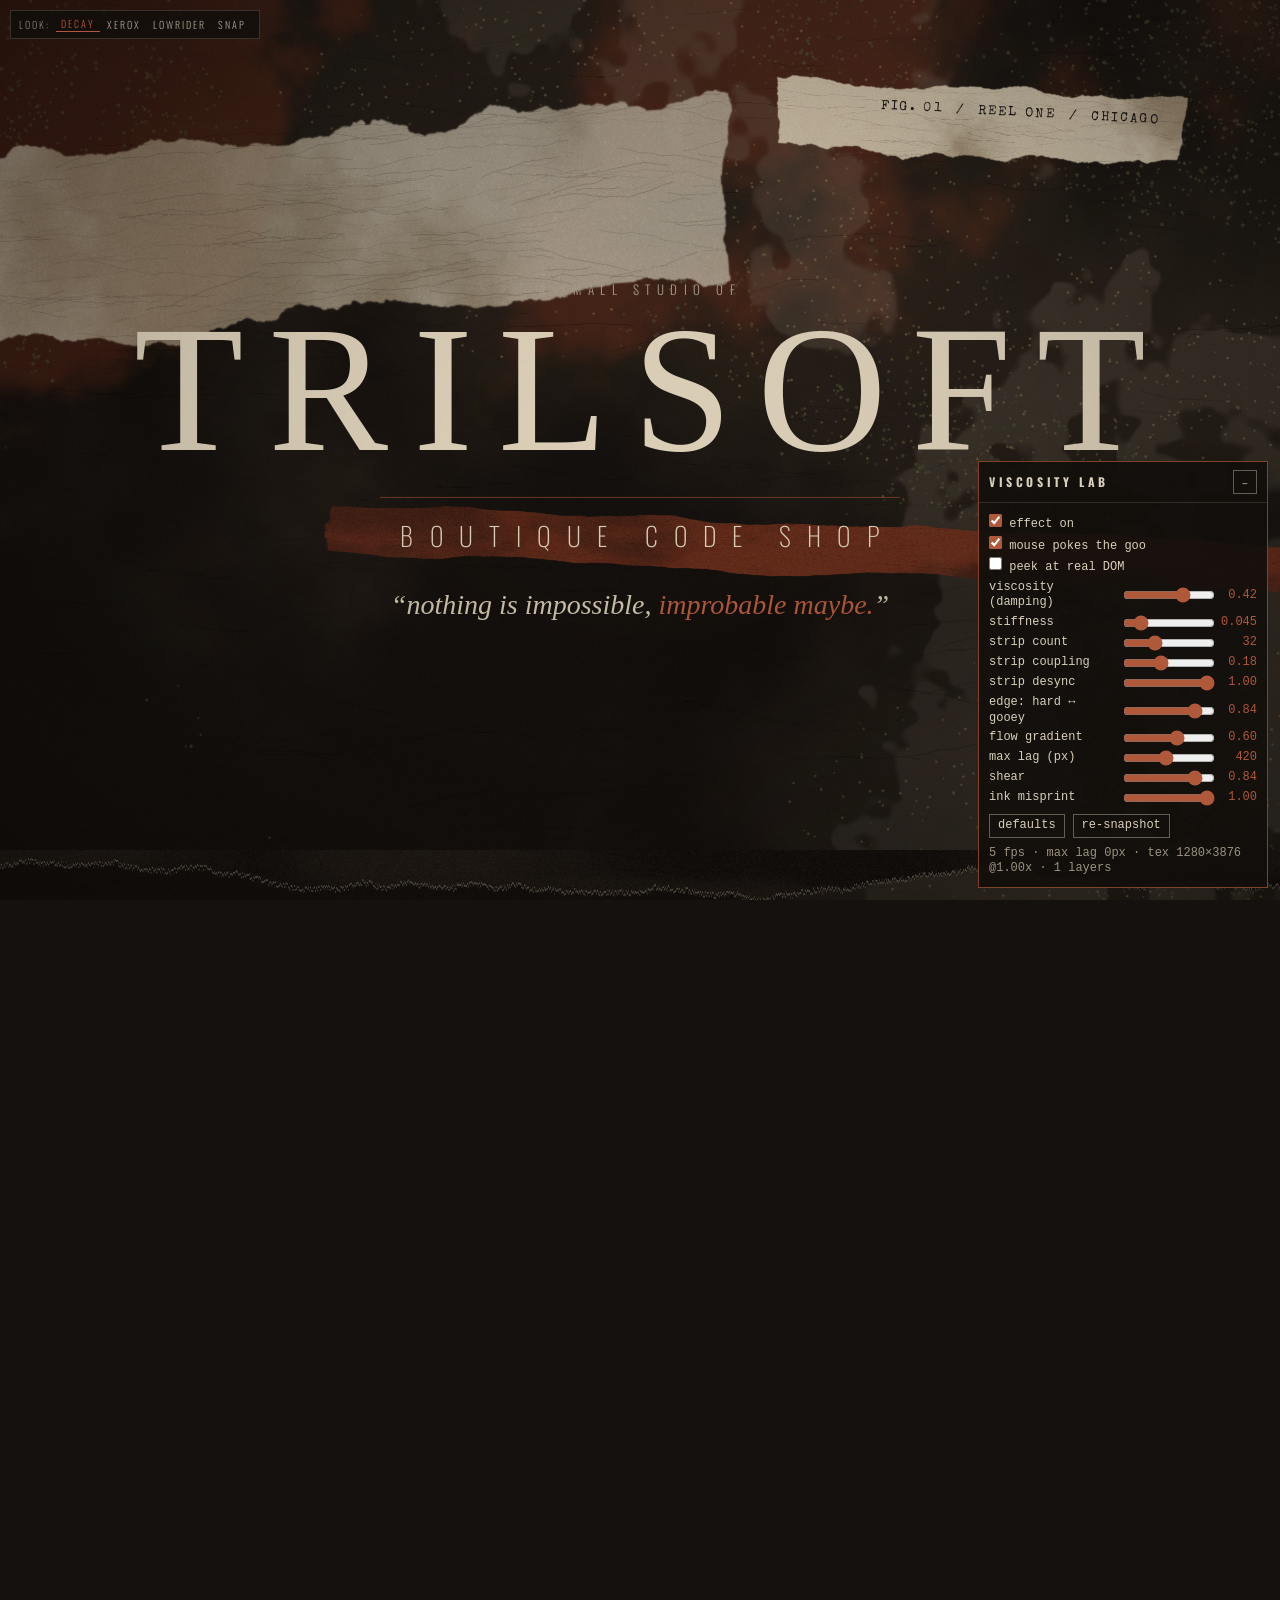
<file: index.html>
<!doctype html>
<html lang="en">
<head>
<meta charset="utf-8">
<meta name="viewport" content="width=device-width, initial-scale=1, viewport-fit=cover">
<title>TRILSOFT — boutique code shop (viscous scroll prototype)</title>
<link rel="icon" href="data:,">
<link rel="preconnect" href="https://fonts.googleapis.com">
<link rel="preconnect" href="https://fonts.gstatic.com" crossorigin>
<link href="https://fonts.googleapis.com/css2?family=IM+Fell+English:ital@0;1&family=IM+Fell+English+SC&family=Oswald:wght@200;300&family=Special+Elite&display=swap" rel="stylesheet">
<link rel="stylesheet" href="style.css">
</head>
<body>
<main id="page">
  <header class="hero" data-pin-height>
    <img class="collage c-plaster" src="tex/strip-plaster.png" alt="">
    <img class="collage c-rust" src="tex/strip-rust.png" alt="">
    <img class="collage c-bone" src="tex/strip-bone.png" alt="">
    <p class="label">fig. 01 &nbsp;/&nbsp; reel one &nbsp;/&nbsp; chicago</p>
    <div class="herotext">
      <p class="pre">a small studio of</p>
      <h1 class="title">TRILSOFT</h1>
      <div class="rule"></div>
      <p class="sub">boutique code shop</p>
      <p class="mantra">“nothing is impossible, <em>improbable maybe.</em>”</p>
    </div>
    <p class="scrollhint" data-pin-style="bottom">scroll slow &nbsp;·&nbsp; scroll fast &nbsp;·&nbsp; let it settle</p>
  </header>

  <section class="reel">
    <img class="tear tear-top flip" src="tex/tear-dark.png" alt="">
    <div class="sect"><span class="numeral">I.</span><h2>Now Showing</h2><span class="hair"></span></div>
    <p class="lede">A few pieces from the back room. Every one gets its own page, its own trick, its own weather.</p>
    <div class="grid">
      <article class="card"><img class="plate" src="tex/plate-harbor.jpg" alt=""><p class="meta">pl. 01 — iOS · Android</p><h3>Harbor</h3><p>Family hub. Chores, check-ins, calm waters.</p></article>
      <article class="card"><img class="plate" src="tex/plate-kooledit.jpg" alt=""><p class="meta">pl. 02 — iOS</p><h3>Kool Edit</h3><p>Pocket audio editor with attitude.</p></article>
      <article class="card"><img class="plate" src="tex/plate-wildcard.jpg" alt=""><p class="meta">pl. 03 — VST3 · AU · CLAP</p><h3>Wild Card</h3><p>Chaos generator for your DAW.</p></article>
      <article class="card"><img class="plate" src="tex/plate-cns.jpg" alt=""><p class="meta">pl. 04 — VST3 · AU · CLAP</p><h3>Conceal-N-Strike</h3><p>Hide the hit, land the hit.</p></article>
      <article class="card"><img class="plate" src="tex/plate-fart.jpg" alt=""><p class="meta">pl. 05 — VST3 · M4L</p><h3>MIDI Fart Sniffer</h3><p>Rip it. Hold it. Ship it.</p></article>
      <article class="card"><img class="plate" src="tex/plate-bruno.jpg" alt=""><p class="meta">pl. 06 — VST3 · AU · CLAP · M4L</p><h3>Bruno</h3><p>An auto-drummer that never shows up late.</p></article>
    </div>
  </section>

  <section class="shop">
    <img class="tear tear-top" src="tex/tear-plaster.png" alt="">
    <img class="collage c-shop" src="tex/strip-rust.png" alt="">
    <div class="sect"><span class="numeral">II.</span><h2>The Shop</h2><span class="hair"></span></div>
    <div class="menu">
      <div class="item"><span class="num">No. 1</span><h3>MVPs</h3><p>From napkin to working thing people can tap. Fast, honest, shippable.</p></div>
      <div class="item"><span class="num">No. 2</span><h3>Launch Pages</h3><p>One page, one job: make them lean in and sign up.</p></div>
      <div class="item"><span class="num">No. 3</span><h3>Micro-sites</h3><p>Small worlds for big ideas. Weird encouraged.</p></div>
      <div class="item"><span class="num">No. 4</span><h3>Proofs of Concept</h3><p>“Can it even be done?” We find out before you bet the farm.</p></div>
    </div>
    <p class="fine">hand-built · small batch · no templates</p>
  </section>

  <footer class="contact" data-pin-height>
    <img class="tear tear-top" src="tex/tear-dark.png" alt="">
    <div class="sect light"><span class="numeral">III.</span><h2>Correspondence</h2><span class="hair"></span></div>
    <h2 class="big">Got a crazy one?</h2>
    <p>Send it over. Improbable is our favorite flavor.</p>
    <a class="mail" href="mailto:help@trilsoft.com">help@trilsoft.com</a>
    <p class="thatsall">that’s all, folks … for now.</p>
  </footer>
</main>

<nav class="looks" aria-label="Look"><span>look:</span><a href="./" aria-current="page">Decay</a><a href="xerox/">Xerox</a><a href="lowrider/">Lowrider</a><a href="snap/">Snap</a></nav>

<canvas id="fx" aria-hidden="true"></canvas>

<div id="panel" data-html2canvas-ignore>
  <div class="ph"><b>viscosity lab</b><button id="collapse" title="show / hide" aria-expanded="true">–</button></div>
  <div class="pb">
    <label><input type="checkbox" autocomplete="off" id="on" checked> effect on</label>
    <label><input type="checkbox" autocomplete="off" id="poke" checked> mouse pokes the goo</label>
    <label><input type="checkbox" autocomplete="off" id="peek"> peek at real DOM</label>
    <div class="row"><span>viscosity (damping)</span><input type="range" autocomplete="off" id="damp" min="0.02" max="0.6" step="0.01"><output></output></div>
    <div class="row"><span>stiffness</span><input type="range" autocomplete="off" id="k" min="0.005" max="0.3" step="0.005"><output></output></div>
    <div class="row"><span>strip count</span><input type="range" autocomplete="off" id="cols" min="2" max="96" step="1"><output></output></div>
    <div class="row"><span>strip coupling</span><input type="range" autocomplete="off" id="couple" min="0" max="0.45" step="0.01"><output></output></div>
    <div class="row"><span>strip desync</span><input type="range" autocomplete="off" id="desync" min="0" max="1" step="0.01"><output></output></div>
    <div class="row"><span>edge: hard ↔ gooey</span><input type="range" autocomplete="off" id="blend" min="0" max="1" step="0.01"><output></output></div>
    <div class="row"><span>flow gradient</span><input type="range" autocomplete="off" id="grad" min="0" max="1" step="0.01"><output></output></div>
    <div class="row"><span>max lag (px)</span><input type="range" autocomplete="off" id="maxlag" min="20" max="900" step="10"><output></output></div>
    <div class="row"><span>shear</span><input type="range" autocomplete="off" id="shear" min="0" max="1" step="0.01"><output></output></div>
    <div class="row"><span>ink misprint</span><input type="range" autocomplete="off" id="misprint" min="0" max="1" step="0.01"><output></output></div>
    <div class="btns"><button id="reset">defaults</button><button id="resnap">re-snapshot</button></div>
    <div id="status">booting…</div>
  </div>
</div>

<script src="html2canvas-pro.min.js"></script>
<script src="viscous.js"></script>
</body>
</html>
</file>
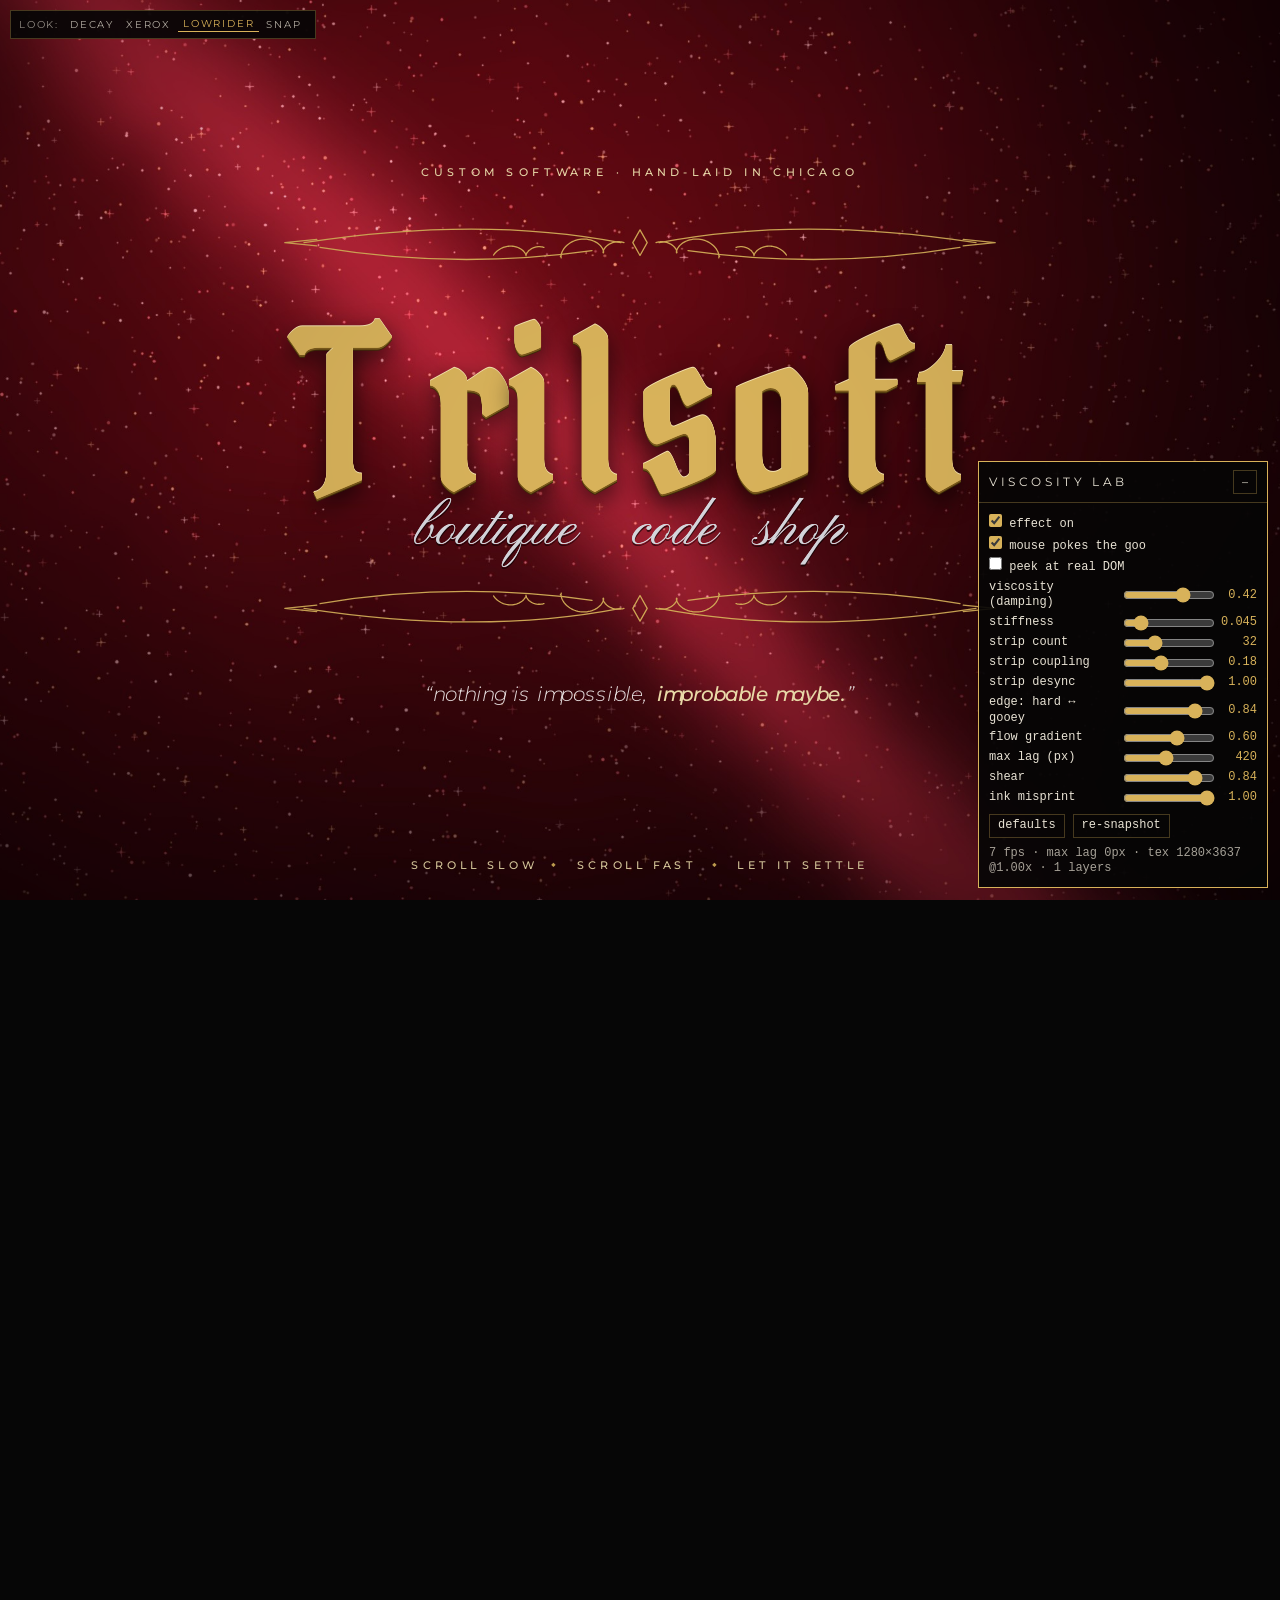
<file: lowrider/index.html>
<!doctype html>
<html lang="en">
<head>
<meta charset="utf-8">
<meta name="viewport" content="width=device-width, initial-scale=1, viewport-fit=cover">
<title>TRILSOFT — boutique code shop (Lowrider look)</title>
<link rel="icon" href="data:,">
<link rel="preconnect" href="https://fonts.googleapis.com">
<link rel="preconnect" href="https://fonts.gstatic.com" crossorigin>
<link href="https://fonts.googleapis.com/css2?family=Pirata+One&family=Pinyon+Script&family=Montserrat:ital,wght@0,300;0,500;1,300&display=swap" rel="stylesheet">
<link rel="stylesheet" href="../lab.css">
<link rel="stylesheet" href="style.css">
</head>
<body data-fx-bg="#050505" data-fx-sepia="0" data-fx-vignette="0.9" data-fx-ghost-light="0.92,0.72,0.32" data-fx-ghost-dark="0.82,0.55,0.6">
<main id="page">
  <header class="hero" data-pin-height>
    <div class="herotext">
      <p class="pre">Custom software · hand-laid in Chicago</p>
      <img class="stripe" src="tex/pinstripe.svg" alt="">
      <h1 class="title">Trilsoft</h1>
      <p class="sub">boutique code shop</p>
      <img class="stripe flip" src="tex/pinstripe.svg" alt="">
      <p class="mantra">“nothing is impossible, <em>improbable maybe.</em>”</p>
    </div>
    <p class="scrollhint" data-pin-style="bottom">scroll slow <i>◆</i> scroll fast <i>◆</i> let it settle</p>
  </header>

  <section class="reel">
    <div class="sect"><img class="gauge" src="tex/gauge-1.svg" alt=""><h2>Now Showing</h2><span class="hair"></span></div>
    <p class="lede">A few pieces from the back room. Every one gets its own page, its own trick, its own weather.</p>
    <div class="grid">
      <article class="card"><div class="bezel"><img class="panel" src="tex/panel-harbor.jpg" alt=""></div><p class="meta">01 — iOS · Android</p><h3>Harbor</h3><p>Family hub. Chores, check-ins, calm waters.</p></article>
      <article class="card"><div class="bezel"><img class="panel" src="tex/panel-kooledit.jpg" alt=""></div><p class="meta">02 — iOS</p><h3>Kool Edit</h3><p>Pocket audio editor with attitude.</p></article>
      <article class="card"><div class="bezel"><img class="panel" src="tex/panel-wildcard.jpg" alt=""></div><p class="meta">03 — VST3 · AU · CLAP</p><h3>Wild Card</h3><p>Chaos generator for your DAW.</p></article>
      <article class="card"><div class="bezel"><img class="panel" src="tex/panel-cns.jpg" alt=""></div><p class="meta">04 — VST3 · AU · CLAP</p><h3>Conceal-N-Strike</h3><p>Hide the hit, land the hit.</p></article>
      <article class="card"><div class="bezel"><img class="panel" src="tex/panel-fart.jpg" alt=""></div><p class="meta">05 — VST3 · M4L</p><h3>MIDI Fart Sniffer</h3><p>Rip it. Hold it. Ship it.</p></article>
      <article class="card"><div class="bezel"><img class="panel" src="tex/panel-bruno.jpg" alt=""></div><p class="meta">06 — VST3 · AU · CLAP · M4L</p><h3>Bruno</h3><p>An auto-drummer that never shows up late.</p></article>
    </div>
  </section>

  <section class="shop">
    <div class="sect"><img class="gauge" src="tex/gauge-2.svg" alt=""><h2>The Shop</h2><span class="hair"></span></div>
    <div class="menu">
      <div class="item"><img class="mini" src="tex/gauge-1.svg" alt=""><div><h3>MVPs</h3><p>From napkin to working thing people can tap. Fast, honest, shippable.</p></div></div>
      <div class="item"><img class="mini" src="tex/gauge-2.svg" alt=""><div><h3>Launch Pages</h3><p>One page, one job: make them lean in and sign up.</p></div></div>
      <div class="item"><img class="mini" src="tex/gauge-3.svg" alt=""><div><h3>Micro-sites</h3><p>Small worlds for big ideas. Weird encouraged.</p></div></div>
      <div class="item"><img class="mini" src="tex/gauge-4.svg" alt=""><div><h3>Proofs of Concept</h3><p>“Can it even be done?” We find out before you bet the farm.</p></div></div>
    </div>
    <p class="fine">hand-built · small batch · no templates</p>
  </section>

  <footer class="contact" data-pin-height>
    <div class="sect"><img class="gauge" src="tex/gauge-3.svg" alt=""><h2>Correspondence</h2><span class="hair"></span></div>
    <h2 class="big">Got a crazy one?</h2>
    <p class="send">Send it over. Improbable is our favorite flavor.</p>
    <div class="plate"><a class="mail" href="mailto:help@trilsoft.com">help@trilsoft.com</a></div>
    <img class="stripe" src="tex/pinstripe.svg" alt="">
    <p class="thatsall">that’s all, folks … for now.</p>
  </footer>
</main>

<nav class="looks" aria-label="Look"><span>look:</span><a href="../">Decay</a><a href="../xerox/">Xerox</a><a href="./" aria-current="page">Lowrider</a><a href="../snap/">Snap</a></nav>

<canvas id="fx" aria-hidden="true"></canvas>

<div id="panel" data-html2canvas-ignore>
  <div class="ph"><b>viscosity lab</b><button id="collapse" title="show / hide" aria-expanded="true">–</button></div>
  <div class="pb">
    <label><input type="checkbox" autocomplete="off" id="on" checked> effect on</label>
    <label><input type="checkbox" autocomplete="off" id="poke" checked> mouse pokes the goo</label>
    <label><input type="checkbox" autocomplete="off" id="peek"> peek at real DOM</label>
    <div class="row"><span>viscosity (damping)</span><input type="range" autocomplete="off" id="damp" min="0.02" max="0.6" step="0.01"><output></output></div>
    <div class="row"><span>stiffness</span><input type="range" autocomplete="off" id="k" min="0.005" max="0.3" step="0.005"><output></output></div>
    <div class="row"><span>strip count</span><input type="range" autocomplete="off" id="cols" min="2" max="96" step="1"><output></output></div>
    <div class="row"><span>strip coupling</span><input type="range" autocomplete="off" id="couple" min="0" max="0.45" step="0.01"><output></output></div>
    <div class="row"><span>strip desync</span><input type="range" autocomplete="off" id="desync" min="0" max="1" step="0.01"><output></output></div>
    <div class="row"><span>edge: hard ↔ gooey</span><input type="range" autocomplete="off" id="blend" min="0" max="1" step="0.01"><output></output></div>
    <div class="row"><span>flow gradient</span><input type="range" autocomplete="off" id="grad" min="0" max="1" step="0.01"><output></output></div>
    <div class="row"><span>max lag (px)</span><input type="range" autocomplete="off" id="maxlag" min="20" max="900" step="10"><output></output></div>
    <div class="row"><span>shear</span><input type="range" autocomplete="off" id="shear" min="0" max="1" step="0.01"><output></output></div>
    <div class="row"><span>ink misprint</span><input type="range" autocomplete="off" id="misprint" min="0" max="1" step="0.01"><output></output></div>
    <div class="btns"><button id="reset">defaults</button><button id="resnap">re-snapshot</button></div>
    <div id="status">booting…</div>
  </div>
</div>

<script src="../html2canvas-pro.min.js"></script>
<script src="../viscous.js"></script>
</body>
</html>
</file>
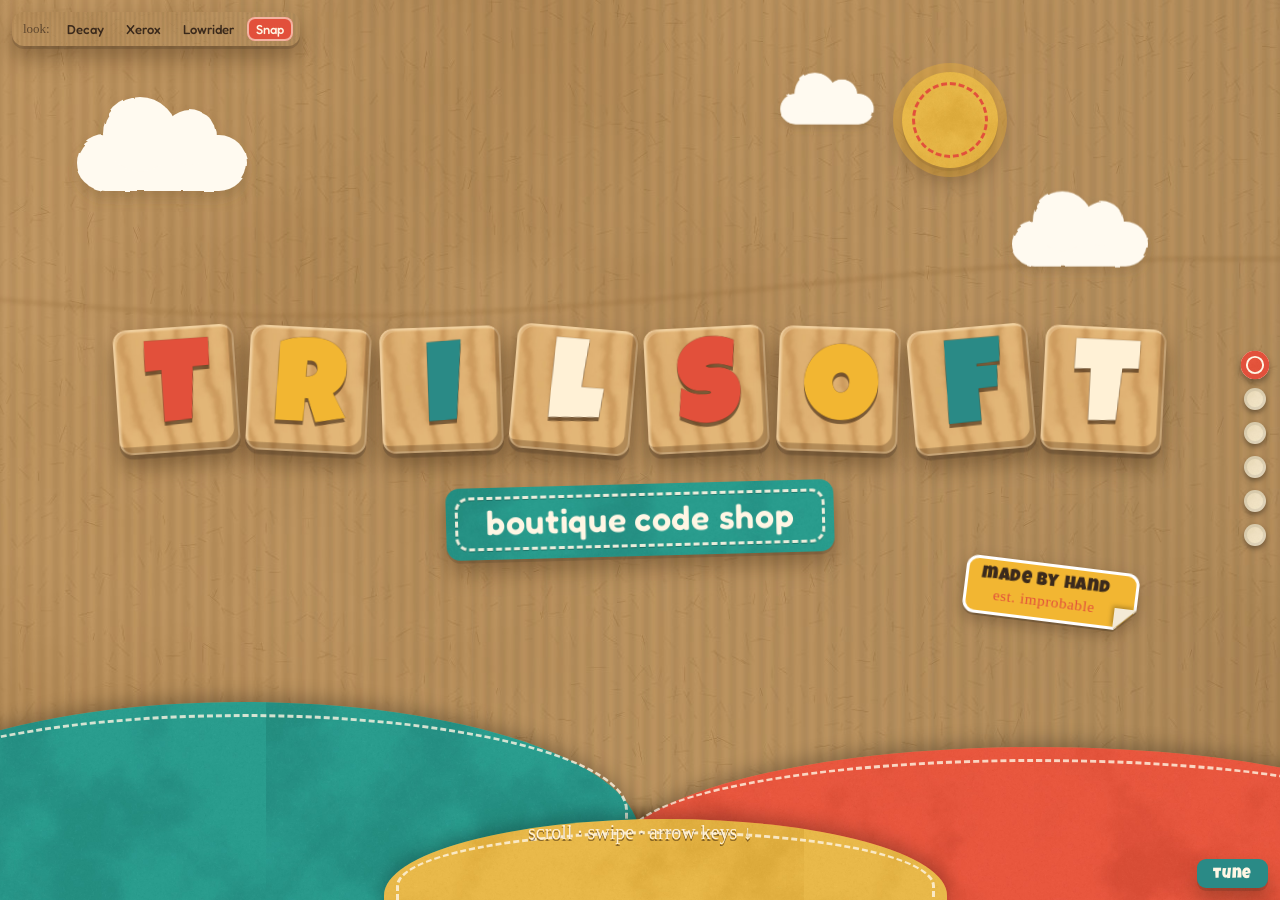
<file: snap/index.html>
<!doctype html>
<html lang="en">
<head>
<meta charset="utf-8">
<meta name="viewport" content="width=device-width, initial-scale=1, viewport-fit=cover">
<title>Trilsoft · Snap</title>
<meta name="description" content="Trilsoft: boutique code shop. Snap look: full-screen spring transitions in a handmade craft world.">
<link rel="preconnect" href="https://fonts.googleapis.com"><link rel="preconnect" href="https://fonts.gstatic.com" crossorigin>
<link href="https://fonts.googleapis.com/css2?family=Fredoka:wght@400;500;600;700&family=Luckiest+Guy&family=Permanent+Marker&display=swap" rel="stylesheet">
<link rel="icon" href="data:,">
<link rel="stylesheet" href="style.css">
</head>
<body>
<svg width="0" height="0" style="position:absolute" aria-hidden="true">
  <defs>
    <!-- wobbly scissor-cut edge for paper cut-outs -->
    <filter id="cut" x="-5%" y="-5%" width="110%" height="110%"><feTurbulence type="fractalNoise" baseFrequency="0.035" numOctaves="2" seed="7"/><feDisplacementMap in="SourceGraphic" scale="5"/></filter>
  </defs>
</svg>

<nav class="looks" aria-label="Look"><span>look:</span><a href="../">Decay</a><a href="../xerox/">Xerox</a><a href="../lowrider/">Lowrider</a><a href="./" aria-current="page">Snap</a></nav>

<nav id="dots" aria-label="Sections">
  <button aria-label="Home"></button><button aria-label="Mantra"></button><button aria-label="Now Showing"></button><button aria-label="Now Showing, part two"></button><button aria-label="The Shop"></button><button aria-label="Contact"></button>
</nav>

<div id="viewport">
<main id="deck">

  <!-- 1 · HERO -->
  <section class="scene s-home" id="home" aria-label="Trilsoft">
    <div class="bg bg-cardboard" data-depth="0.15"></div>
    <div class="layer clouds" data-depth="0.6" aria-hidden="true">
      <i class="cloud c1" data-jiggle></i><i class="cloud c2" data-jiggle></i><i class="cloud c3" data-jiggle></i>
      <i class="sun" data-jiggle><b></b></i>
    </div>
    <div class="layer hills" data-depth="0.35" aria-hidden="true"><i class="hill h1"></i><i class="hill h2"></i><i class="hill h3"></i></div>
    <div class="stage">
      <div class="inner">
        <div class="hero-group">
        <h1 class="blocks" aria-label="TRILSOFT">
          <span data-stagger><b data-jiggle style="--r:-4deg;--c:var(--tomato)">T</b></span><span data-stagger><b data-jiggle style="--r:3deg;--c:var(--mustard)">R</b></span><span data-stagger><b data-jiggle style="--r:-2deg;--c:var(--teal)">I</b></span><span data-stagger><b data-jiggle style="--r:5deg;--c:var(--cream)">L</b></span><span data-stagger><b data-jiggle style="--r:-3deg;--c:var(--tomato)">S</b></span><span data-stagger><b data-jiggle style="--r:2deg;--c:var(--mustard)">O</b></span><span data-stagger><b data-jiggle style="--r:-5deg;--c:var(--teal)">F</b></span><span data-stagger><b data-jiggle style="--r:3deg;--c:var(--cream)">T</b></span>
        </h1>
        <p class="banner felt teal stitched" data-stagger><span>boutique code shop</span></p>
        <p class="sticker peel s-made" data-stagger data-jiggle>made by hand<br><em>est. improbable</em></p>
        </div>
      </div>
      <p class="hint marker" data-stagger>scroll · swipe · arrow keys <span class="arrow">↓</span></p>
    </div>
  </section>

  <!-- 2 · MANTRA -->
  <section class="scene s-mantra" id="mantra" aria-label="Mantra">
    <div class="bg bg-felt-mustard" data-depth="0.15"></div>
    <div class="layer" data-depth="0.5" aria-hidden="true"><i class="string s-a"></i><i class="btn b1" data-jiggle></i><i class="btn b2" data-jiggle></i><i class="btn b3" data-jiggle></i></div>
    <div class="stage">
      <div class="inner">
        <div class="patch felt cream stitched big" data-stagger data-jiggle style="--r:-1.5deg">
          <p class="kicker marker">our whole deal</p>
          <h2 class="mantra">nothing is impossible,</h2>
          <p class="mantra-2"><span class="sticker peel tomato" data-jiggle>improbable maybe.</span></p>
        </div>
        <p class="note paper" data-stagger style="--r:2deg">We build small, strange, useful software. Apps, plug-ins and the odd thing nobody asked for until they had it.</p>
      </div>
    </div>
  </section>

  <!-- 3 · NOW SHOWING (1/2) -->
  <section class="scene s-works" id="works" aria-label="Now Showing">
    <div class="bg bg-cork" data-depth="0.15"></div>
    <div class="stage">
      <div class="inner">
        <div class="tag-wrap" data-stagger><i class="string hang"></i><h2 class="tag" data-jiggle>Now Showing <small>1 / 2</small></h2></div>
        <div class="cards">
          <article class="card paper" data-stagger style="--r:-2deg"><i class="pin" style="--c:var(--tomato)"></i>
            <div class="icon felt teal" data-jiggle><svg viewBox="0 0 64 64" aria-hidden="true"><g fill="none" stroke="#fff6e4" stroke-width="5" stroke-linecap="round" stroke-linejoin="round"><circle cx="32" cy="13" r="5"/><path d="M32 18v34M22 27h20M12 38c2 9 10 14 20 14s18-5 20-14"/><path d="M8 40l4-4 4 4M48 40l4-4 4 4"/></g></svg></div>
            <h3>Harbor</h3><p class="meta">iOS · Android</p><p>Family hub. Chores, check-ins, calm waters.</p></article>
          <article class="card paper" data-stagger style="--r:1.5deg"><i class="pin" style="--c:var(--teal)"></i>
            <div class="icon felt tomato" data-jiggle><svg viewBox="0 0 64 64" aria-hidden="true"><path fill="none" stroke="#fff6e4" stroke-width="5" stroke-linecap="round" d="M6 32h6M16 22v20M24 12v40M32 24v16M40 8v48M48 18v28M56 28v8"/></svg></div>
            <h3>Kool Edit</h3><p class="meta">iOS</p><p>Pocket audio editor with attitude.</p></article>
          <article class="card paper" data-stagger style="--r:-1deg"><i class="pin" style="--c:var(--mustard)"></i>
            <div class="icon felt mustard" data-jiggle><svg viewBox="0 0 64 64" aria-hidden="true"><g stroke="#3b2a1c" stroke-width="4" stroke-linejoin="round"><rect x="14" y="8" width="30" height="42" rx="4" fill="#fff6e4" transform="rotate(-12 29 29)"/><rect x="22" y="12" width="30" height="42" rx="4" fill="#fff6e4" transform="rotate(10 37 33)"/></g><path d="M37 26l3 6 6 1-4 4 1 6-6-3-6 3 1-6-4-4 6-1z" fill="#e2503b" transform="rotate(10 37 33)"/></svg></div>
            <h3>Wild Card</h3><p class="meta">VST3 · AU · CLAP</p><p>Chaos generator for your DAW.</p></article>
        </div>
      </div>
    </div>
  </section>

  <!-- 4 · NOW SHOWING (2/2) -->
  <section class="scene s-works s-works-2" id="works-2" aria-label="Now Showing, continued">
    <div class="bg bg-cork" data-depth="0.15"></div>
    <div class="stage">
      <div class="inner">
        <div class="tag-wrap" data-stagger><i class="string hang"></i><h2 class="tag" data-jiggle>Now Showing <small>2 / 2</small></h2></div>
        <div class="cards">
          <article class="card paper" data-stagger style="--r:1.5deg"><i class="pin" style="--c:var(--mustard)"></i>
            <div class="icon felt cream" data-jiggle><svg viewBox="0 0 64 64" aria-hidden="true"><g fill="none" stroke="#e2503b" stroke-width="5"><circle cx="32" cy="32" r="22"/><circle cx="32" cy="32" r="11"/></g><circle cx="32" cy="32" r="4" fill="#e2503b"/><path d="M50 10L34 30" stroke="#3b2a1c" stroke-width="4" stroke-linecap="round"/><path d="M48 6l8 2-2 8z" fill="#2a8a86"/></svg></div>
            <h3>Conceal-N-Strike</h3><p class="meta">VST3 · AU · CLAP</p><p>Hide the hit, land the hit.</p></article>
          <article class="card paper" data-stagger style="--r:-2deg"><i class="pin" style="--c:var(--tomato)"></i>
            <div class="icon felt mustard" data-jiggle><svg viewBox="0 0 64 64" aria-hidden="true"><g fill="#fff6e4" stroke="#3b2a1c" stroke-width="3.5"><circle cx="22" cy="40" r="11"/><circle cx="36" cy="30" r="13"/><circle cx="46" cy="42" r="9"/></g><path d="M20 20c0-6 6-6 6-12M44 14c0-5 5-5 5-10" fill="none" stroke="#2a8a86" stroke-width="4" stroke-linecap="round"/><circle cx="30" cy="41" r="3" fill="#3b2a1c"/><circle cx="40" cy="38" r="3" fill="#3b2a1c"/></svg></div>
            <h3>MIDI Fart Sniffer</h3><p class="meta">VST3 · M4L</p><p>Rip it. Hold it. Ship it.</p></article>
          <article class="card paper" data-stagger style="--r:2deg"><i class="pin" style="--c:var(--teal)"></i>
            <div class="icon felt teal" data-jiggle><svg viewBox="0 0 64 64" aria-hidden="true"><g stroke="#3b2a1c" stroke-width="3.5" stroke-linejoin="round"><path d="M12 24v20c0 6 9 10 20 10s20-4 20-10V24" fill="#e2503b"/><ellipse cx="32" cy="24" rx="20" ry="9" fill="#fff6e4"/></g><path d="M16 36l8 10 8-10 8 10 8-10" fill="none" stroke="#f2b632" stroke-width="3.5"/><path d="M22 6l10 16M50 4L36 20" stroke="#c89a62" stroke-width="5" stroke-linecap="round"/></svg></div>
            <h3>Bruno</h3><p class="meta">VST3 · AU · CLAP · M4L</p><p>An auto-drummer that never shows up late.</p></article>
        </div>
      </div>
    </div>
  </section>

  <!-- 5 · THE SHOP -->
  <section class="scene s-shop" id="shop" aria-label="The Shop">
    <div class="bg bg-denim" data-depth="0.15"></div>
    <div class="stage">
      <div class="inner">
        <h2 class="shop-title" data-stagger><span class="board wood" data-jiggle>The Shop</span></h2>
        <div class="patches">
          <div class="patch felt tomato stitched" data-stagger style="--r:-1.5deg"><span class="num sticker" data-jiggle>01</span><h3>MVPs</h3><p>From napkin to working thing people can tap. Fast, honest, shippable.</p></div>
          <div class="patch felt mustard stitched" data-stagger style="--r:1deg"><span class="num sticker" data-jiggle>02</span><h3>Launch Pages</h3><p>One page, one job: make them lean in and sign up.</p></div>
          <div class="patch felt teal stitched" data-stagger style="--r:1.5deg"><span class="num sticker" data-jiggle>03</span><h3>Micro-sites</h3><p>Small worlds for big ideas. Weird encouraged.</p></div>
          <div class="patch felt cream stitched" data-stagger style="--r:-1deg"><span class="num sticker" data-jiggle>04</span><h3>Proofs of Concept</h3><p>“Can it even be done?” We find out before you bet the farm.</p></div>
        </div>
        <p class="fine marker" data-stagger>hand-built · small batch · no templates</p>
      </div>
    </div>
  </section>

  <!-- 6 · CONTACT -->
  <section class="scene s-contact" id="contact" aria-label="Contact">
    <div class="bg bg-burlap" data-depth="0.15"></div>
    <div class="layer" data-depth="0.5" aria-hidden="true"><i class="string s-b"></i><i class="btn b4" data-jiggle></i><i class="btn b5" data-jiggle></i></div>
    <div class="stage">
      <div class="inner">
        <div class="patch felt tomato stitched big" data-stagger data-jiggle style="--r:1deg">
          <h2 class="ask">Got a crazy one?</h2>
          <p class="ask-2">Send it over. Improbable is our favorite flavor.</p>
          <a class="mail board wood" href="mailto:help@trilsoft.com" data-jiggle>help@trilsoft.com</a>
        </div>
        <p class="sticker peel s-bye" data-stagger data-jiggle>that’s all, folks … for now.</p>
      </div>
    </div>
  </section>

</main>
</div>

<aside id="tune" class="collapsed" aria-label="Motion tuning">
  <button id="t-toggle" aria-expanded="false" aria-controls="t-body">tune</button>
  <div id="t-body">
    <label>stiffness <input id="t-k" type="range" min="0.02" max="0.3" step="0.005"><output></output></label>
    <label>damping <input id="t-damp" type="range" min="0.02" max="0.6" step="0.01"><output></output></label>
    <label>end friction <input id="t-friction" type="range" min="0" max="1.5" step="0.01"><output></output></label>
    <label>friction start <input id="t-fstart" type="range" min="0.2" max="0.95" step="0.01"><output></output></label>
    <label>overshoot <input id="t-overshoot" type="range" min="0" max="3" step="0.05"><output></output></label>
    <label>stagger <input id="t-stagger" type="range" min="0" max="12" step="1"><output></output></label>
    <div class="t-btns"><button id="t-defaults">defaults</button><button id="t-copy">copy settings</button><button id="t-replay">next ↓</button></div>
    <p id="t-msg" aria-live="polite"></p>
    <textarea id="t-text" hidden rows="3" readonly></textarea>
  </div>
</aside>

<script src="snap.js"></script>
</body>
</html>
</file>
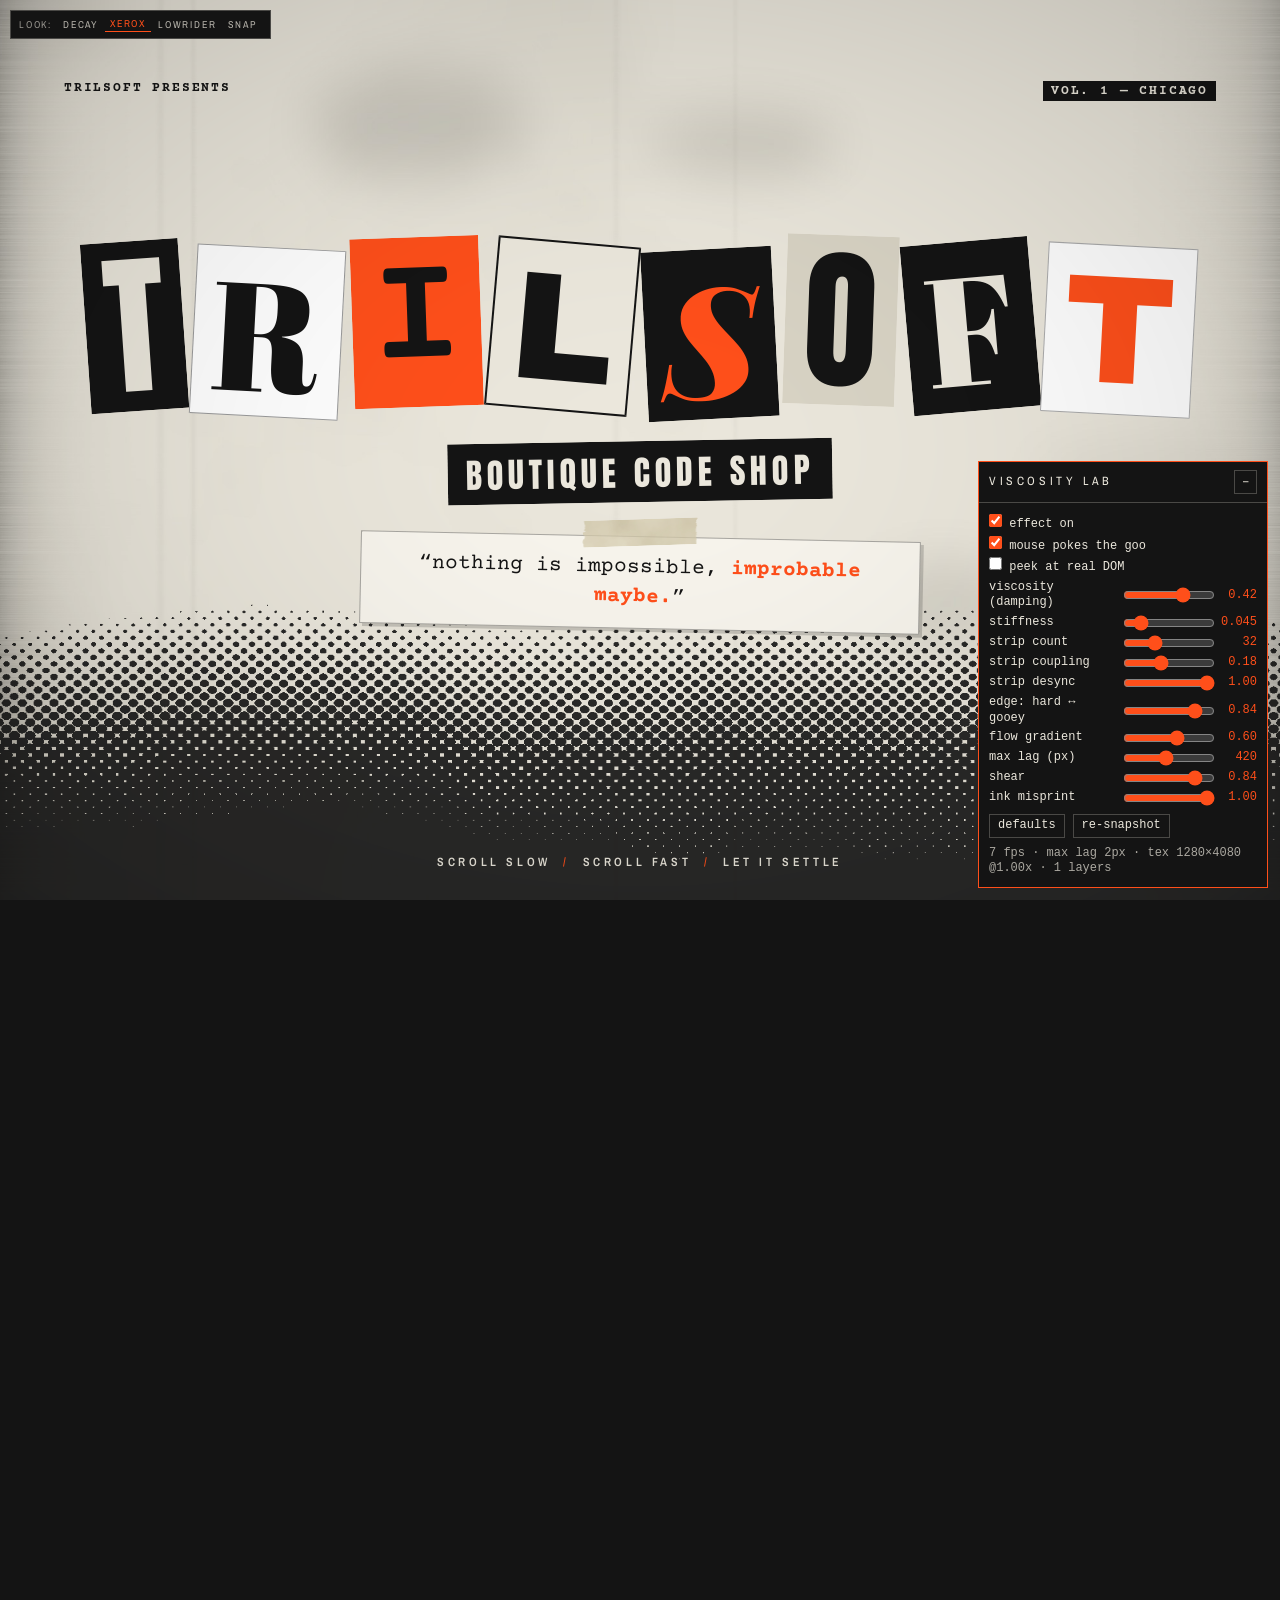
<file: xerox/index.html>
<!doctype html>
<html lang="en">
<head>
<meta charset="utf-8">
<meta name="viewport" content="width=device-width, initial-scale=1, viewport-fit=cover">
<title>TRILSOFT — boutique code shop (Xerox look)</title>
<link rel="icon" href="data:,">
<link rel="preconnect" href="https://fonts.googleapis.com">
<link rel="preconnect" href="https://fonts.gstatic.com" crossorigin>
<link href="https://fonts.googleapis.com/css2?family=Anton&family=Archivo+Narrow:wght@400;600&family=Archivo+Black&family=Abril+Fatface&family=Courier+Prime:wght@400;700&family=Playfair+Display:ital,wght@1,900&display=swap" rel="stylesheet">
<link rel="stylesheet" href="../lab.css">
<link rel="stylesheet" href="style.css">
</head>
<body data-fx-bg="#141414" data-fx-sepia="0" data-fx-vignette="0.55" data-fx-ghost-light="1.0,0.36,0.12" data-fx-ghost-dark="0.86,0.86,0.86">
<main id="page">
  <header class="hero" data-pin-height>
    <img class="halfband" src="tex/halftone-band.png" alt="">
    <p class="flyer-top"><span>Trilsoft presents</span><span>Vol. 1 — Chicago</span></p>
    <h1 class="ransom" aria-label="TRILSOFT">
      <span class="l l1" aria-hidden="true">T</span><span class="l l2" aria-hidden="true">R</span><span class="l l3" aria-hidden="true">I</span><span class="l l4" aria-hidden="true">L</span><span class="l l5" aria-hidden="true">S</span><span class="l l6" aria-hidden="true">O</span><span class="l l7" aria-hidden="true">F</span><span class="l l8" aria-hidden="true">T</span>
    </h1>
    <p class="sub"><span>boutique code shop</span></p>
    <div class="slip mantra-slip">
      <img class="tape t-a" src="tex/tape-1.png" alt="">
      <p class="mantra">“nothing is impossible, <b>improbable maybe.</b>”</p>
    </div>
    <p class="scrollhint" data-pin-style="bottom">scroll slow <i>/</i> scroll fast <i>/</i> let it settle</p>
  </header>

  <section class="reel">
    <div class="sect"><span class="no">01</span><h2>Now Showing</h2></div>
    <p class="lede">A few pieces from the back room. Every one gets its own page, its own trick, its own weather.</p>
    <div class="grid">
      <article class="card"><img class="tape t-c" src="tex/tape-2.png" alt=""><img class="photo" src="tex/photo-harbor.jpg" alt=""><p class="meta">01 — iOS · Android</p><h3>Harbor</h3><p>Family hub. Chores, check-ins, calm waters.</p></article>
      <article class="card"><img class="staple" src="tex/staple.png" alt=""><img class="photo" src="tex/photo-kooledit.jpg" alt=""><p class="meta">02 — iOS</p><h3>Kool Edit</h3><p>Pocket audio editor with attitude.</p></article>
      <article class="card"><img class="tape t-c" src="tex/tape-3.png" alt=""><img class="photo" src="tex/photo-wildcard.jpg" alt=""><p class="meta">03 — VST3 · AU · CLAP</p><h3>Wild Card</h3><p>Chaos generator for your DAW.</p></article>
      <article class="card"><img class="staple" src="tex/staple.png" alt=""><img class="photo" src="tex/photo-cns.jpg" alt=""><p class="meta">04 — VST3 · AU · CLAP</p><h3>Conceal-N-Strike</h3><p>Hide the hit, land the hit.</p></article>
      <article class="card"><img class="tape t-c" src="tex/tape-1.png" alt=""><img class="photo" src="tex/photo-fart.jpg" alt=""><p class="meta">05 — VST3 · M4L</p><h3>MIDI Fart Sniffer</h3><p>Rip it. Hold it. Ship it.</p></article>
      <article class="card"><img class="staple" src="tex/staple.png" alt=""><img class="photo" src="tex/photo-bruno.jpg" alt=""><p class="meta">06 — VST3 · AU · CLAP · M4L</p><h3>Bruno</h3><p>An auto-drummer that never shows up late.</p></article>
    </div>
  </section>

  <section class="shop">
    <div class="sect"><span class="no">02</span><h2>The Shop</h2></div>
    <ol class="menu">
      <li class="item"><span class="num">No.1</span><div><h3>MVPs</h3><p>From napkin to working thing people can tap. Fast, honest, shippable.</p></div></li>
      <li class="item"><span class="num">No.2</span><div><h3>Launch Pages</h3><p>One page, one job: make them lean in and sign up.</p></div></li>
      <li class="item"><span class="num">No.3</span><div><h3>Micro-sites</h3><p>Small worlds for big ideas. Weird encouraged.</p></div></li>
      <li class="item"><span class="num">No.4</span><div><h3>Proofs of Concept</h3><p>“Can it even be done?” We find out before you bet the farm.</p></div></li>
    </ol>
    <p class="fine">hand-built · small batch · no templates</p>
  </section>

  <footer class="contact" data-pin-height>
    <div class="sect"><span class="no">03</span><h2>Write In</h2></div>
    <h2 class="big">Got a <em>crazy</em> one?</h2>
    <p class="send">Send it over. Improbable is our favorite flavor.</p>
    <div class="slip mail-slip"><img class="tape t-b" src="tex/tape-2.png" alt=""><a class="mail" href="mailto:help@trilsoft.com">help@trilsoft.com</a></div>
    <p class="thatsall">that’s all, folks … for now.</p>
  </footer>
</main>

<nav class="looks" aria-label="Look"><span>look:</span><a href="../">Decay</a><a href="./" aria-current="page">Xerox</a><a href="../lowrider/">Lowrider</a><a href="../snap/">Snap</a></nav>

<canvas id="fx" aria-hidden="true"></canvas>

<div id="panel" data-html2canvas-ignore>
  <div class="ph"><b>viscosity lab</b><button id="collapse" title="show / hide" aria-expanded="true">–</button></div>
  <div class="pb">
    <label><input type="checkbox" autocomplete="off" id="on" checked> effect on</label>
    <label><input type="checkbox" autocomplete="off" id="poke" checked> mouse pokes the goo</label>
    <label><input type="checkbox" autocomplete="off" id="peek"> peek at real DOM</label>
    <div class="row"><span>viscosity (damping)</span><input type="range" autocomplete="off" id="damp" min="0.02" max="0.6" step="0.01"><output></output></div>
    <div class="row"><span>stiffness</span><input type="range" autocomplete="off" id="k" min="0.005" max="0.3" step="0.005"><output></output></div>
    <div class="row"><span>strip count</span><input type="range" autocomplete="off" id="cols" min="2" max="96" step="1"><output></output></div>
    <div class="row"><span>strip coupling</span><input type="range" autocomplete="off" id="couple" min="0" max="0.45" step="0.01"><output></output></div>
    <div class="row"><span>strip desync</span><input type="range" autocomplete="off" id="desync" min="0" max="1" step="0.01"><output></output></div>
    <div class="row"><span>edge: hard ↔ gooey</span><input type="range" autocomplete="off" id="blend" min="0" max="1" step="0.01"><output></output></div>
    <div class="row"><span>flow gradient</span><input type="range" autocomplete="off" id="grad" min="0" max="1" step="0.01"><output></output></div>
    <div class="row"><span>max lag (px)</span><input type="range" autocomplete="off" id="maxlag" min="20" max="900" step="10"><output></output></div>
    <div class="row"><span>shear</span><input type="range" autocomplete="off" id="shear" min="0" max="1" step="0.01"><output></output></div>
    <div class="row"><span>ink misprint</span><input type="range" autocomplete="off" id="misprint" min="0" max="1" step="0.01"><output></output></div>
    <div class="btns"><button id="reset">defaults</button><button id="resnap">re-snapshot</button></div>
    <div id="status">booting…</div>
  </div>
</div>

<script src="../html2canvas-pro.min.js"></script>
<script src="../viscous.js"></script>
</body>
</html>
</file>
<file: style.css>
:root{--black:#15110e;--umber:#2a221b;--bone:#d9cfbb;--paper:#d6ccb8;--plaster:#b9b1a2;--sepia:#6b5539;--ink:#1d1814;--rust:#8e3b22;--rustlt:#b0583a;--moss:#5d6340}
*{box-sizing:border-box;margin:0;padding:0}
html{-webkit-text-size-adjust:100%;text-size-adjust:100%}
html,body{background:var(--black)}
body{font-family:"Special Elite","Courier New",monospace;color:var(--ink);overflow-x:hidden}
#page{position:relative;overflow:hidden;background:var(--black)}
h1,h2,h3{font-family:"IM Fell English",Georgia,serif;font-weight:400}
img{display:block}

/* ---------- hero ---------- */
.hero{position:relative;min-height:100vh;min-height:100svh;min-height:100lvh;background:var(--black) url(tex/dark.jpg) center/cover no-repeat;color:var(--bone);display:flex;align-items:center;justify-content:center;padding:90px 6vw;overflow:hidden}
.collage{position:absolute;pointer-events:none}
.c-plaster{width:min(62vw,820px);left:-4vw;top:12%;transform:rotate(-4deg);opacity:.82}
.c-rust{width:min(90vw,1300px);right:-14vw;top:58%;transform:rotate(2.5deg);opacity:.9;height:60px}
.c-bone{width:min(36vw,420px);right:7vw;top:9%;transform:rotate(3deg);opacity:.9}
.label{position:absolute;right:calc(7vw + 30px);top:calc(9% + 26px);transform:rotate(3deg);color:var(--ink);font-size:13px;letter-spacing:.18em;text-transform:uppercase}
.herotext{position:relative;text-align:center;max-width:1100px}
.pre{font-family:"Oswald",sans-serif;font-weight:300;letter-spacing:.5em;text-transform:uppercase;font-size:13px;color:#a79e8c;margin-bottom:10px}
.title{font-size:clamp(64px,14vw,210px);line-height:.9;letter-spacing:.14em;margin-right:-.14em;color:var(--bone);}
.rule{width:min(520px,70%);height:1px;background:var(--rustlt);margin:26px auto 18px;opacity:.9}
.sub{font-family:"Oswald",sans-serif;font-weight:200;font-size:clamp(16px,2.2vw,26px);letter-spacing:.62em;margin-right:-.62em;text-transform:uppercase;color:var(--bone)}
.mantra{font-family:"IM Fell English",serif;font-style:italic;font-size:clamp(19px,2.3vw,28px);margin-top:34px;color:#c9bfab}
.mantra em{color:var(--rustlt)}
.scrollhint{position:absolute;bottom:34px;bottom:calc(30px + 100lvh - 100svh + env(safe-area-inset-bottom));left:0;right:0;text-align:center;font-size:12px;letter-spacing:.3em;text-transform:uppercase;color:#8d8474}

/* ---------- section headings ---------- */
.sect{display:flex;align-items:flex-end;gap:22px;max-width:1200px;margin:0 auto 26px}
.sect .numeral{margin-bottom:12px;font-family:"IM Fell English SC",serif;font-size:28px;color:var(--rust)}
.sect h2{font-size:clamp(44px,6.5vw,88px);line-height:1;letter-spacing:.01em;white-space:nowrap}
.sect .hair{flex:1;height:1px;background:currentColor;opacity:.45;margin-bottom:16px}
.sect.light{color:var(--bone)}

/* ---------- works ---------- */
.reel{position:relative;padding:120px 6vw 130px;background:var(--paper) url(tex/paper.jpg) center/cover no-repeat}
.lede{max-width:1200px;margin:0 auto 64px;font-size:17px;line-height:1.6;color:#3d3228;padding-left:56px;max-width:760px;margin-left:max(calc((100% - 1200px)/2),0px)}
.grid{display:grid;grid-template-columns:repeat(auto-fill,minmax(300px,1fr));gap:56px 44px;max-width:1200px;margin:0 auto}
.card{position:relative;padding-bottom:6px;border-bottom:1px solid rgba(29,24,20,.35)}
@media (min-width:701px){.card:nth-child(3n+2){margin-top:18px}.card:nth-child(3n){margin-top:-6px}}
.plate{width:100%;height:auto;aspect-ratio:4/3;object-fit:cover;border:1px solid rgba(29,24,20,.55);padding:5px}
.meta{font-family:"Oswald",sans-serif;font-weight:300;font-size:12px;letter-spacing:.32em;text-transform:uppercase;color:var(--rust);margin:18px 0 4px}
.card h3{font-size:36px;line-height:1.05;color:var(--ink)}
.card p:last-child{margin-top:8px;font-size:15px;line-height:1.5;color:#3d3228}

/* ---------- shop ---------- */
.shop{position:relative;padding:120px 6vw 110px;background:var(--plaster) url(tex/plaster.jpg) center/cover no-repeat}
.c-shop{width:70vw;height:46px;left:-8vw;top:56px;transform:rotate(-1.5deg);opacity:.75}
.menu{max-width:1200px;margin:50px auto 0;display:grid;grid-template-columns:repeat(auto-fit,minmax(420px,1fr));gap:0 70px}
.item{position:relative;padding:28px 0 30px;border-top:1px solid rgba(29,24,20,.45)}
.item .num{font-size:13px;letter-spacing:.25em;text-transform:uppercase;color:var(--rust)}
.item h3{font-size:46px;line-height:1.05;margin-top:8px;color:var(--ink)}
.item p{margin-top:10px;font-size:16px;line-height:1.55;color:#2e261f;max-width:440px}
.fine{max-width:1200px;margin:56px auto 0;font-family:"Oswald",sans-serif;font-weight:300;font-size:13px;letter-spacing:.45em;text-transform:uppercase;color:#4a3e32}

/* ---------- contact ---------- */
.contact{position:relative;min-height:92vh;min-height:92svh;padding:120px 6vw 80px;background:var(--black) url(tex/dark.jpg) center bottom/cover no-repeat;color:var(--bone);display:flex;flex-direction:column;justify-content:center}
.contact .big{position:relative;text-align:center;font-style:italic;font-size:clamp(54px,9vw,130px);line-height:1;margin-top:40px;color:var(--bone)}
.contact > p{position:relative;text-align:center;font-size:18px;margin-top:20px;color:#b3a993}
.mail{position:relative;align-self:center;margin-top:44px;font-family:"IM Fell English",serif;font-size:clamp(30px,4.6vw,58px);color:var(--bone);text-decoration:none;border-bottom:1px solid var(--rustlt);padding-bottom:6px;letter-spacing:.04em}
.contact .thatsall{font-family:"Oswald",sans-serif;font-weight:200;letter-spacing:.5em;text-transform:uppercase;font-size:12px;margin-top:90px;color:#7f7768}

/* fx overlay: covers viewport, lets clicks fall through to the real DOM */
#fx{position:fixed;left:0;top:0;width:100vw;height:100vh;height:100lvh;pointer-events:none;z-index:50;display:none}
body.fx-live #fx{display:block}
/* while the overlay is live the real DOM is invisible (still scrolls, clickable, readable by screen readers),
   so nothing can bleed through as a second, offset copy */
body.fx-live #page{opacity:0}
body.fx-live.peek #page{opacity:1}
body.fx-live.peek #fx{opacity:.35}

#panel{position:fixed;right:calc(12px + env(safe-area-inset-right));bottom:calc(12px + env(safe-area-inset-bottom));z-index:100;width:290px;background:rgba(18,15,12,.9);color:var(--bone);font:12px/1.3 ui-monospace,Menlo,monospace;border:1px solid rgba(176,88,58,.7);}
#panel .ph{display:flex;justify-content:space-between;align-items:center;padding:8px 10px;border-bottom:1px solid rgba(217,207,187,.15);font-family:"Oswald",sans-serif;font-weight:300;text-transform:uppercase;letter-spacing:.3em;font-size:12px}
#panel button{background:transparent;color:var(--bone);border:1px solid rgba(217,207,187,.4);padding:3px 8px;font:inherit;cursor:pointer}
#panel button:hover{border-color:var(--rustlt);color:var(--rustlt)}
#panel .pb{padding:8px 10px 10px}
#panel.collapsed .pb{display:none}
#panel.collapsed{width:auto}
#panel.collapsed .ph{border-bottom:0;gap:10px;padding:6px 8px 6px 10px;font-size:10px}
@media (max-width:700px),(pointer:coarse){#panel{max-height:calc(100svh - 24px - env(safe-area-inset-bottom) - env(safe-area-inset-top));overflow:auto;-webkit-overflow-scrolling:touch}#panel .ph b{font-weight:300}}
#panel label{display:block;margin:3px 0}
#panel .row{display:grid;grid-template-columns:1fr 92px 36px;align-items:center;gap:6px;margin:4px 0}
#panel input{accent-color:var(--rustlt)}
#panel input[type=range]{width:92px}
#panel output{text-align:right;color:var(--rustlt)}
#panel .btns{display:flex;gap:8px;margin-top:8px}
#status{margin-top:8px;color:#9c937f}
@media (max-width:640px){.scrollhint{font-size:10px;letter-spacing:.16em;padding:0 16px;bottom:70px;bottom:calc(66px + 100lvh - 100svh + env(safe-area-inset-bottom))}.sect{gap:12px}.sect h2{font-size:40px}.sect .numeral{font-size:22px}.contact .big{font-size:46px}#panel{width:250px}#panel .row{grid-template-columns:1fr 80px 32px}#panel input[type=range]{width:80px}.menu{grid-template-columns:1fr}.lede{padding-left:0}.c-bone,.label{display:none}.sect h2{white-space:normal}}

/* torn seams between sections (sit across the boundary, cut into the section above) */
.tear{position:absolute;left:0;width:100%;height:auto;pointer-events:none;z-index:2}
.tear-top{top:-60px}
.tear.flip{transform:scaleY(-1);top:-50px}
.card,.item,.sect{position:relative;z-index:3}
.reel .grid,.reel .lede,.shop .menu,.shop .fine{position:relative;z-index:3}
.contact > *{z-index:3}
.card h3,.item h3{letter-spacing:-.005em}
.meta,.item .num{font-family:"Oswald",sans-serif;font-weight:300}

/* look switcher (fixed, above the effect layer; not part of the snapshot) */
.looks{position:fixed;left:calc(10px + env(safe-area-inset-left));top:calc(10px + env(safe-area-inset-top));z-index:100;display:flex;gap:2px;align-items:center;font:300 10px/1 "Oswald",sans-serif;letter-spacing:.2em;text-transform:uppercase;background:rgba(18,15,12,.85);color:var(--bone);padding:6px 8px;border:1px solid rgba(217,207,187,.18)}
.looks span{opacity:.55;margin-right:4px}
.looks a{color:inherit;text-decoration:none;padding:2px 5px;opacity:.75}
.looks a:hover{opacity:1;color:var(--rustlt)}
.looks a[aria-current]{opacity:1;color:var(--rustlt);border-bottom:1px solid var(--rustlt)}
</file>
<file: lab.css>
/* Shared by the alternate looks: effect overlay, viscosity-lab panel, and the look switcher.
   Theme with --lab-bg / --lab-fg / --lab-accent / --lab-muted / --lab-font on :root. */
#fx{position:fixed;left:0;top:0;width:100vw;height:100vh;height:100lvh;pointer-events:none;z-index:50;display:none}
body.fx-live #fx{display:block}
body.fx-live #page{opacity:0}
body.fx-live.peek #page{opacity:1}
body.fx-live.peek #fx{opacity:.35}
html{-webkit-text-size-adjust:100%;text-size-adjust:100%}

#panel{position:fixed;right:calc(12px + env(safe-area-inset-right));bottom:calc(12px + env(safe-area-inset-bottom));z-index:100;width:290px;background:var(--lab-bg);color:var(--lab-fg);font:12px/1.3 ui-monospace,Menlo,monospace;border:1px solid var(--lab-accent)}
#panel .ph{display:flex;justify-content:space-between;align-items:center;padding:8px 10px;border-bottom:1px solid var(--lab-muted);font-family:var(--lab-font);text-transform:uppercase;letter-spacing:.3em;font-size:12px}
#panel .ph b{font-weight:400}
#panel button{background:transparent;color:var(--lab-fg);border:1px solid var(--lab-muted);padding:3px 8px;font:inherit;cursor:pointer}
#panel button:hover{border-color:var(--lab-accent);color:var(--lab-accent)}
#panel .pb{padding:8px 10px 10px}
#panel.collapsed .pb{display:none}
#panel.collapsed{width:auto}
#panel.collapsed .ph{border-bottom:0;gap:10px;padding:6px 8px 6px 10px;font-size:10px}
#panel label{display:block;margin:3px 0}
#panel .row{display:grid;grid-template-columns:1fr 92px 36px;align-items:center;gap:6px;margin:4px 0}
#panel input{accent-color:var(--lab-accent)}
#panel input[type=range]{width:92px}
#panel output{text-align:right;color:var(--lab-accent)}
#panel .btns{display:flex;gap:8px;margin-top:8px}
#status{margin-top:8px;opacity:.7}
@media (max-width:700px),(pointer:coarse){#panel{max-height:calc(100svh - 24px - env(safe-area-inset-bottom) - env(safe-area-inset-top));overflow:auto;-webkit-overflow-scrolling:touch}}
@media (max-width:640px){#panel{width:250px}#panel .row{grid-template-columns:1fr 80px 32px}#panel input[type=range]{width:80px}}

/* look switcher: fixed above the effect layer (not part of the snapshot) */
.looks{position:fixed;left:calc(10px + env(safe-area-inset-left));top:calc(10px + env(safe-area-inset-top));z-index:100;display:flex;gap:2px;align-items:center;
  font:10px/1 var(--lab-font, ui-monospace, monospace);letter-spacing:.18em;text-transform:uppercase;background:var(--lab-bg);color:var(--lab-fg);padding:6px 8px;border:1px solid var(--lab-muted)}
.looks span{opacity:.6;margin-right:4px}
.looks a{color:inherit;text-decoration:none;padding:2px 5px;opacity:.75}
.looks a:hover{opacity:1;color:var(--lab-accent)}
.looks a[aria-current]{opacity:1;color:var(--lab-accent);border-bottom:1px solid var(--lab-accent)}
</file>
<file: lowrider/style.css>
:root{--black:#060606;--gold:#d8b25a;--goldlt:#f4e3b0;--golddk:#7a5a1c;--chrome:#d6d6dc;--red:#b3122a;--purple:#5b1a86;--text:#d9d4cc;
  --lab-bg:rgba(6,6,6,.92);--lab-fg:#e8e2d4;--lab-accent:#d8b25a;--lab-muted:rgba(216,178,90,.3);--lab-font:"Montserrat",sans-serif}
*{box-sizing:border-box;margin:0;padding:0}
html,body{background:var(--black)}
body{font-family:"Montserrat",Helvetica,sans-serif;font-weight:300;color:var(--text);overflow-x:hidden}
#page{position:relative;overflow:hidden;background:var(--black)}
img{display:block}
h1,h2,h3{font-weight:400}

/* ---------- hero: candy apple over black ---------- */
.hero{position:relative;min-height:100vh;min-height:100svh;min-height:100lvh;background:var(--black) url(tex/candy-red.jpg) center/cover no-repeat;display:flex;align-items:center;justify-content:center;padding:90px 6vw 120px;overflow:hidden;text-align:center}
.herotext{position:relative;max-width:1100px;width:100%}
.pre{font-weight:500;font-size:11px;letter-spacing:.45em;text-transform:uppercase;color:var(--goldlt);margin-bottom:18px}
.stripe{width:min(720px,92%);height:auto;margin:0 auto;opacity:.95}
.stripe.flip{transform:scaleY(-1)}
.title{font-family:"Pirata One",serif;font-size:clamp(84px,17vw,240px);line-height:.95;color:var(--gold);letter-spacing:.02em;
  text-shadow:0 -1px 0 var(--goldlt),0 2px 0 var(--golddk),0 3px 0 #3d2a08,0 10px 24px rgba(0,0,0,.65)}
.sub{font-family:"Pinyon Script",cursive;font-size:clamp(30px,4.6vw,58px);color:var(--chrome);margin-top:-4px;text-shadow:0 2px 0 rgba(0,0,0,.6)}
.mantra{margin-top:26px;font-style:italic;font-size:clamp(15px,1.7vw,20px);letter-spacing:.06em;color:#efe6e6}
.mantra em{color:var(--goldlt);font-style:italic;font-weight:500}
.scrollhint{position:absolute;bottom:34px;bottom:calc(30px + 100lvh - 100svh + env(safe-area-inset-bottom));left:0;right:0;font-weight:500;font-size:11px;letter-spacing:.38em;text-transform:uppercase;color:var(--goldlt)}
.scrollhint i{font-style:normal;color:var(--gold);padding:0 8px;font-size:8px;vertical-align:2px}

/* ---------- section heads with gauge numerals ---------- */
.sect{display:flex;align-items:center;gap:20px;max-width:1200px;margin:0 auto 26px}
.gauge{width:84px;height:84px;flex:none}
.sect h2{font-family:"Pirata One",serif;font-size:clamp(46px,6.5vw,90px);line-height:1;color:var(--gold);text-shadow:0 2px 0 var(--golddk),0 6px 16px rgba(0,0,0,.6);white-space:nowrap}
.sect .hair{flex:1;height:1px;background:linear-gradient(90deg,var(--gold),rgba(216,178,90,0))}

/* ---------- works ---------- */
.reel{position:relative;padding:110px 6vw 120px;background:var(--black) url(tex/black-flake.jpg) center/cover no-repeat}
.lede{max-width:640px;margin:0 0 60px max(calc((100% - 1200px)/2),0px);font-size:16px;line-height:1.7;letter-spacing:.02em;color:#bdb6aa}
.grid{display:grid;grid-template-columns:repeat(auto-fill,minmax(300px,1fr));gap:56px 44px;max-width:1200px;margin:0 auto}
.card{position:relative}
.bezel{padding:3px;background:linear-gradient(135deg,#fafafa 0%,#8e8e95 22%,#ffffff 46%,#4f4f56 64%,#dcdce2 82%,#77777e 100%)}
.panel{width:100%;height:auto;aspect-ratio:4/3;object-fit:cover;border:1px solid #000}
.meta{font-weight:500;font-size:11px;letter-spacing:.32em;text-transform:uppercase;color:var(--gold);margin:18px 0 4px}
.card h3{font-family:"Pirata One",serif;font-size:40px;line-height:1;color:#f1ece2}
.card p:last-child{margin-top:8px;font-size:15px;line-height:1.55;color:#bdb6aa}

/* ---------- shop: candy purple ---------- */
.shop{position:relative;padding:110px 6vw 100px;background:var(--black) url(tex/candy-purple.jpg) center/cover no-repeat}
.menu{max-width:1200px;margin:40px auto 0;display:grid;grid-template-columns:repeat(auto-fit,minmax(420px,1fr));gap:0 60px}
.item{display:grid;grid-template-columns:64px 1fr;gap:22px;align-items:start;padding:26px 0;border-top:1px solid rgba(216,178,90,.45)}
.mini{width:64px;height:64px}
.item h3{font-family:"Pirata One",serif;font-size:44px;line-height:1;color:var(--gold);text-shadow:0 2px 0 var(--golddk)}
.item p{margin-top:8px;font-size:15px;line-height:1.6;color:#e2dbe8;max-width:440px}
.fine{max-width:1200px;margin:50px auto 0;font-weight:500;font-size:11px;letter-spacing:.42em;text-transform:uppercase;color:var(--goldlt)}

/* ---------- contact ---------- */
.contact{position:relative;min-height:90vh;min-height:90svh;padding:110px 6vw 70px;background:var(--black) url(tex/black-flake.jpg) center bottom/cover no-repeat;display:flex;flex-direction:column;justify-content:center;align-items:center;text-align:center}
.contact .sect{width:100%;max-width:1200px}
.contact .big{font-family:"Pirata One",serif;font-size:clamp(56px,9vw,130px);line-height:1;margin-top:40px;color:#f1ece2;text-shadow:0 3px 0 #2a0a10,0 10px 30px rgba(179,18,42,.35)}
.send{font-size:17px;margin-top:16px;color:#bdb6aa}
.plate{margin-top:42px;padding:3px;background:linear-gradient(135deg,#fafafa 0%,#8e8e95 22%,#ffffff 46%,#4f4f56 64%,#dcdce2 82%,#77777e 100%)}
.mail{display:block;background:#0b0b0c;padding:18px 34px;font-weight:500;font-size:clamp(18px,2.6vw,30px);letter-spacing:.18em;text-transform:uppercase;color:var(--gold);text-decoration:none}
.contact .stripe{margin-top:56px;width:min(560px,90%)}
.thatsall{margin-top:26px;font-weight:500;letter-spacing:.42em;text-transform:uppercase;font-size:10px;color:#7d776d}

@media (max-width:640px){
  .scrollhint{font-size:9px;letter-spacing:.2em;padding:0 16px;bottom:70px;bottom:calc(66px + 100lvh - 100svh + env(safe-area-inset-bottom))}
  .gauge{width:58px;height:58px}.sect{gap:12px}.sect h2{font-size:40px;white-space:normal}
  .menu{grid-template-columns:1fr}.lede{font-size:15px}
  .mail{padding:16px 18px;letter-spacing:.1em}
  .pre{font-size:9px;letter-spacing:.3em}
}
</file>
<file: snap/style.css>
/* Trilsoft · Snap: a handmade craft world. Every texture is procedural (tools/gen_snap.py) or drawn in CSS/SVG here. */
:root {
  --mustard: #f2b632; --teal: #2a8a86; --tomato: #e2503b; --cream: #fff1d6; --kraft: #b98a57; --ink: #3b2a1c;
  --thread: #fff6e4; --paper: #fffaf0;
  --drop: 0 3px 0 rgba(59,42,28,.18), 0 12px 22px rgba(52,30,10,.35);
  --display: 'Luckiest Guy', 'Lilita One', 'Fredoka', system-ui, sans-serif;
  --body: 'Fredoka', ui-rounded, system-ui, sans-serif;
  --marker: 'Permanent Marker', 'Comic Sans MS', cursive;
  --vh: 100vh;
  --vis: 100vh;                       /* visible height; snap.js sets it from innerHeight / visualViewport */
  --vu: calc(var(--vis) / 100);
  --top: calc(max(12px, env(safe-area-inset-top)) + 50px);   /* clears the look switcher */
  --bot: calc(max(12px, env(safe-area-inset-bottom)) + 44px); /* clears the Tune tab */
}
@supports (height: 100lvh) { :root { --vh: 100lvh; --vis: 100svh; } }
* { box-sizing: border-box; }
html, body { margin: 0; height: 100%; overflow: hidden; overscroll-behavior: none; background: #8a6440; -webkit-text-size-adjust: 100%; text-size-adjust: 100%; }
body { font-family: var(--body); color: var(--ink); -webkit-font-smoothing: antialiased; touch-action: none; }
#viewport { position: fixed; left: 0; top: 0; width: 100%; height: var(--vh); overflow: hidden; overflow: clip; }
#deck { position: absolute; left: 0; top: 0; width: 100%; height: var(--vh); will-change: transform; }
.scene { position: relative; width: 100%; height: var(--vh); overflow: hidden; }
.bg, .layer { position: absolute; inset: -14% 0; pointer-events: none; }
.layer { inset: 0; }
.stage { position: absolute; left: 0; top: 0; width: 100%; height: var(--vis); display: flex; flex-direction: column; align-items: center; padding: var(--top) clamp(18px, 6vw, 90px) var(--bot); }
.inner { position: relative; flex: 1 1 auto; min-height: 0; width: 100%; max-width: 1040px; display: flex; flex-direction: column; align-items: center; justify-content: space-evenly; text-align: center; }
.inner > * { flex: none; }
.hero-group { position: relative; display: flex; flex-direction: column; align-items: center; }
[data-stagger], [data-jiggle] { will-change: transform; }

/* ---------- materials ---------- */
.bg-cardboard { background: url(tex/cardboard.jpg) center/cover, var(--kraft); }
.bg-felt-mustard { background: url(tex/felt-mustard.jpg) center/600px, var(--mustard); }
.bg-cork { background: url(tex/cork.jpg) center/700px, #b07c4b; }
.bg-denim { background: url(tex/denim.jpg) center/640px, #2f4f74; }
.bg-burlap { background: url(tex/burlap.jpg) center/560px, #b49466; }
.bg::after { content: ''; position: absolute; inset: 0; background: radial-gradient(120% 90% at 50% 45%, transparent 55%, rgba(40,20,5,.35)); }
.felt { background-size: 420px; box-shadow: var(--drop); }
.felt.teal { background-image: url(tex/felt-teal.jpg); background-color: var(--teal); color: var(--thread); }
.felt.tomato { background-image: url(tex/felt-tomato.jpg); background-color: var(--tomato); color: var(--thread); }
.felt.mustard { background-image: url(tex/felt-mustard.jpg); background-color: var(--mustard); color: var(--ink); }
.felt.cream { background-image: url(tex/felt-cream.jpg); background-color: var(--cream); color: var(--ink); }
.stitched { position: relative; }
.stitched::after { content: ''; position: absolute; inset: 9px; border: 3px dashed var(--thread); border-radius: inherit; pointer-events: none; opacity: .9; filter: drop-shadow(0 1px 0 rgba(0,0,0,.25)); }
.felt.cream.stitched::after, .felt.mustard.stitched::after { border-color: var(--tomato); }
.wood { background: url(tex/wood.jpg) center/260px, #c89a62; box-shadow: inset 0 0 0 2px rgba(255,240,210,.25), inset -4px -6px 0 rgba(70,40,15,.28), inset 3px 3px 0 rgba(255,230,190,.25), var(--drop); }
.paper { position: relative; isolation: isolate; filter: drop-shadow(0 3px 0 rgba(59,42,28,.16)) drop-shadow(0 12px 14px rgba(52,30,10,.33)); }
.paper::before { content: ''; position: absolute; inset: 0; z-index: -1; background: var(--paper); background-image: radial-gradient(rgba(150,110,60,.08) 1px, transparent 1.4px); background-size: 5px 5px; border-radius: 6px; filter: url(#cut); }
.marker { font-family: var(--marker); }

/* sticker with a peeled corner (body + flap in pseudo-elements so the drop shadow survives the clip) */
.sticker { position: relative; isolation: isolate; display: inline-block; padding: .45em .9em .5em; font-family: var(--display); letter-spacing: .03em; color: var(--ink); filter: drop-shadow(0 2px 0 rgba(0,0,0,.18)) drop-shadow(0 6px 8px rgba(40,20,5,.3)); --sb: var(--paper); }
.sticker::before { content: ''; position: absolute; inset: 0; z-index: -1; background: var(--sb); border: 3px solid #fff; border-radius: 12px; }
.sticker.peel::before { clip-path: polygon(0 0, 100% 0, 100% calc(100% - 22px), calc(100% - 22px) 100%, 0 100%); }
.sticker.peel::after { content: ''; position: absolute; right: 0; bottom: 0; width: 22px; height: 22px; background: linear-gradient(to bottom right, #f4ead6 0 48%, #d8c7a6 50%, transparent 51%); border-radius: 0 0 0 4px; filter: drop-shadow(-2px -2px 2px rgba(0,0,0,.25)); }
.sticker.tomato { --sb: var(--tomato); color: var(--thread); }

/* string + sewn buttons */
.string { position: absolute; height: 4px; background: repeating-linear-gradient(115deg, #f6ecd9 0 3px, #cdb994 3px 6px); border-radius: 2px; box-shadow: 0 3px 4px rgba(0,0,0,.3); transform-origin: left center; }
.btn { position: absolute; width: 46px; height: 46px; border-radius: 50%; background: radial-gradient(circle at 38% 38%, #333 0 3px, transparent 3.5px), radial-gradient(circle at 62% 38%, #333 0 3px, transparent 3.5px), radial-gradient(circle at 38% 62%, #333 0 3px, transparent 3.5px), radial-gradient(circle at 62% 62%, #333 0 3px, transparent 3.5px), radial-gradient(circle, transparent 60%, rgba(0,0,0,.18) 62% 66%, transparent 68%), var(--bc, var(--tomato)); box-shadow: inset -3px -4px 0 rgba(0,0,0,.2), inset 2px 3px 0 rgba(255,255,255,.3), 0 6px 10px rgba(0,0,0,.35); }
.btn::after { content: ''; position: absolute; inset: 15px; background: linear-gradient(45deg, transparent 44%, var(--thread) 45% 55%, transparent 56%), linear-gradient(-45deg, transparent 44%, var(--thread) 45% 55%, transparent 56%); }

/* ---------- 1 · hero diorama ---------- */
.s-home .bg-cardboard::before { content: ''; position: absolute; left: 0; right: 0; bottom: 14%; height: 60px; background: url(tex/flutes.jpg) center/auto 100%; opacity: .95; mask: linear-gradient(transparent, #000 30%); -webkit-mask: linear-gradient(transparent, #000 30%); }
.cloud { position: absolute; width: 170px; height: 56px; background: var(--paper); border-radius: 40px; filter: url(#cut) drop-shadow(0 8px 6px rgba(52,30,10,.3)); }
.cloud::before, .cloud::after { content: ''; position: absolute; background: inherit; border-radius: 50%; }
.cloud::before { width: 74px; height: 74px; left: 26px; top: -38px; }
.cloud::after { width: 56px; height: 56px; right: 30px; top: -26px; }
.c1 { left: 6%; top: 15%; } .c2 { right: 9%; top: 24%; transform: scale(.8); } .c3 { left: 58%; top: 9%; transform: scale(.55); }
.sun { position: absolute; right: 22%; top: 8%; width: 96px; height: 96px; border-radius: 50%; background: url(tex/felt-mustard.jpg) center/300px, var(--mustard); box-shadow: 0 0 0 9px rgba(242,182,50,.35), var(--drop); }
.sun b { position: absolute; inset: 10px; border-radius: 50%; border: 3px dashed var(--tomato); }
.hills { bottom: auto; height: var(--vis); }
.hill { position: absolute; bottom: -8%; border-radius: 50% 50% 0 0; background-size: 420px; box-shadow: 0 -6px 18px rgba(0,0,0,.25); }
.hill::after { content: ''; position: absolute; inset: 12px 12px auto; height: 70%; border: 3px dashed var(--thread); border-bottom: 0; border-radius: 50% 50% 0 0; opacity: .8; }
.h1 { left: -12%; width: 62%; height: 30%; background-image: url(tex/felt-teal.jpg); }
.h2 { right: -14%; width: 66%; height: 25%; background-image: url(tex/felt-tomato.jpg); }
.h3 { left: 30%; width: 44%; height: 17%; background-image: url(tex/felt-mustard.jpg); }
.blocks { display: flex; gap: clamp(4px, .9vw, 12px); margin: 0 0 clamp(16px, calc(var(--vu) * 3.4), 34px); font: 400 min(9.5vw, calc(var(--vu) * 14), 112px)/1 var(--display); }
.blocks span { display: inline-block; }
.blocks b { display: grid; place-items: center; width: 1.08em; height: 1.12em; padding-top: .14em; border-radius: .12em; transform: rotate(var(--r)); color: var(--c); text-shadow: 0 .04em 0 rgba(40,20,5,.55), 0 0 1px rgba(40,20,5,.6); background: url(tex/wood.jpg) center/260px, #c89a62; box-shadow: inset 0 0 0 2px rgba(255,240,210,.25), inset -.05em -.07em 0 rgba(70,40,15,.3), inset .03em .03em 0 rgba(255,230,190,.3), 0 .04em 0 rgba(59,42,28,.25), 0 .12em .2em rgba(52,30,10,.4); }
.banner { margin: 0; padding: 18px 40px 20px; border-radius: 14px; font: 600 clamp(20px, 3.4vw, 34px)/1 var(--body); letter-spacing: .02em; transform: rotate(-1.5deg); }
.banner span { position: relative; z-index: 1; }
.s-made { position: absolute; right: clamp(-10px, 2vw, 40px); top: calc(100% + 8px); margin: 0; font-size: clamp(14px, 1.8vw, 18px); line-height: 1.15; transform: rotate(7deg); --sb: var(--mustard); }
.s-made { padding-right: 1.6em; }
.s-made em { font: 400 .85em var(--marker); color: var(--tomato); }
.hint { position: relative; margin: 0; text-align: center; color: var(--cream); font-size: clamp(16px, 2vw, 20px); text-shadow: 0 2px 0 rgba(40,20,5,.5); }
.hint .arrow { display: inline-block; animation: bob 1.4s ease-in-out infinite; }
@keyframes bob { 50% { transform: translateY(5px); } }

/* ---------- 2 · mantra ---------- */
.patch { border-radius: 18px; }
.patch.big { padding: clamp(26px, calc(var(--vu) * 6), 64px) clamp(22px, 6vw, 78px) clamp(30px, calc(var(--vu) * 6.4), 66px); transform: rotate(var(--r)); }
.kicker { margin: 0 0 6px; color: var(--tomato); font-size: clamp(16px, 2.2vw, 22px); transform: rotate(-3deg); }
.mantra { margin: 0; font: 400 clamp(32px, min(7vw, calc(var(--vu) * 9.5)), 86px)/1.02 var(--display); color: var(--teal); text-shadow: 0 3px 0 rgba(59,42,28,.18); }
.mantra-2 { margin: clamp(10px, calc(var(--vu) * 2), 18px) 0 0; font-size: clamp(26px, min(5.6vw, calc(var(--vu) * 7.6)), 66px); }
.mantra-2 .sticker { transform: rotate(-3deg); }
.note { max-width: 560px; margin: 0; padding: clamp(12px, calc(var(--vu) * 2.2), 20px) 22px; font-size: clamp(14.5px, min(1.8vw, calc(var(--vu) * 2.3)), 19px); line-height: 1.45; transform: rotate(var(--r)); }
.s-a { left: -2%; top: 12%; width: 104%; transform: rotate(4deg); }
.b1 { left: 10%; top: calc(12% + 4px); --bc: var(--teal); } .b2 { left: 48%; top: calc(12% + 32px); --bc: var(--tomato); width: 38px; height: 38px; } .b3 { right: 12%; top: calc(12% + 60px); --bc: var(--cream); }
.b3::after { background: linear-gradient(45deg, transparent 44%, var(--tomato) 45% 55%, transparent 56%), linear-gradient(-45deg, transparent 44%, var(--tomato) 45% 55%, transparent 56%); }

/* ---------- 3/4 · now showing ---------- */
.tag-wrap { position: relative; margin: 0; }
.hang { left: 50%; width: 120px; top: -60px; transform: rotate(90deg); transform-origin: left center; }
.tag { position: relative; margin: 0; padding: 14px 30px 12px 44px; font: 400 clamp(24px, min(4.6vw, calc(var(--vu) * 6.4)), 52px)/1 var(--display); color: var(--ink); background: url(tex/cardboard.jpg) center/700px, var(--kraft); border-radius: 8px 22px 22px 8px; clip-path: polygon(22px 0, 100% 0, 100% 100%, 22px 100%, 0 50%); filter: drop-shadow(0 6px 6px rgba(40,20,5,.35)); transform-origin: 50% -40px; }
.tag::before { content: ''; position: absolute; left: 16px; top: 50%; width: 12px; height: 12px; margin-top: -6px; border-radius: 50%; background: #8a6440; box-shadow: inset 0 2px 2px rgba(0,0,0,.4); }
.tag { white-space: nowrap; }
.tag small { font: 400 .5em var(--marker); color: var(--tomato); margin-left: .4em; vertical-align: middle; }
.cards { display: grid; grid-template-columns: repeat(3, 1fr); gap: clamp(16px, 3vw, 36px); width: 100%; }
.card { padding: clamp(20px, calc(var(--vu) * 4.4), 44px) 22px clamp(18px, calc(var(--vu) * 3.6), 36px); text-align: center; transform: rotate(var(--r)); }
.card h3 { margin: 14px 0 4px; font: 400 clamp(22px, 2.6vw, 30px)/1.05 var(--display); color: var(--ink); letter-spacing: .01em; }
.card .meta { margin: 0 0 10px; font: 400 14px var(--marker); color: var(--tomato); }
.card p { margin: 0; font-size: clamp(15px, calc(var(--vu) * 2.2), 19px); line-height: 1.4; }
.pin { position: absolute; left: 50%; top: -10px; width: 26px; height: 26px; margin-left: -13px; border-radius: 50%; background: radial-gradient(circle at 35% 30%, rgba(255,255,255,.65) 0 3px, transparent 4px), var(--c); box-shadow: inset -3px -4px 0 rgba(0,0,0,.22), 0 5px 5px rgba(0,0,0,.35); z-index: 2; }
.icon { position: relative; width: clamp(80px, calc(var(--vu) * 15), 130px); height: clamp(80px, calc(var(--vu) * 15), 130px); margin: 0 auto; border-radius: 22px; display: grid; place-items: center; }
.icon::after { content: ''; position: absolute; inset: 6px; border: 2px dashed currentColor; border-radius: 17px; opacity: .55; }
.icon svg { width: 62%; height: 62%; filter: drop-shadow(0 2px 0 rgba(0,0,0,.25)); }

/* ---------- 5 · shop ---------- */
.shop-title { margin: 0; }
.board { display: inline-block; padding: .25em .7em .15em; border-radius: 10px; font: 400 clamp(30px, min(5.6vw, calc(var(--vu) * 7.6)), 64px)/1 var(--display); color: var(--cream); text-shadow: 0 3px 0 rgba(40,20,5,.6); transform: rotate(-2deg); }
.patches { display: grid; grid-template-columns: repeat(2, 1fr); gap: clamp(16px, 2.6vw, 30px); width: 100%; max-width: 900px; }
.patches .patch { position: relative; padding: clamp(20px, calc(var(--vu) * 4), 40px) 30px clamp(18px, calc(var(--vu) * 3.8), 38px); text-align: left; transform: rotate(var(--r)); }
.patches h3 { margin: 0 0 6px; font: 400 clamp(22px, 2.6vw, 30px)/1.05 var(--display); letter-spacing: .01em; }
.patches p { margin: 0; font-size: clamp(15px, calc(var(--vu) * 2.3), 19px); line-height: 1.4; }
.num { position: absolute; right: -12px; top: -16px; font-size: 18px; padding: .35em .6em .3em; transform: rotate(8deg); --sb: var(--cream); color: var(--tomato); }
.felt.cream .num, .felt.tomato .num { --sb: var(--mustard); color: var(--ink); }
.fine { margin: 0; color: var(--cream); font-size: clamp(16px, 2vw, 21px); text-shadow: 0 2px 0 rgba(0,0,0,.5); }

/* ---------- 6 · contact ---------- */
.ask { margin: 0; font: 400 clamp(34px, min(7vw, calc(var(--vu) * 10)), 84px)/1 var(--display); color: var(--cream); text-shadow: 0 4px 0 rgba(90,20,10,.45); }
.ask-2 { margin: clamp(10px, calc(var(--vu) * 1.8), 16px) 0 clamp(18px, calc(var(--vu) * 3.4), 30px); font-size: clamp(17px, 2.2vw, 23px); color: var(--thread); }
.mail { position: relative; z-index: 1; font-size: clamp(22px, 3.6vw, 38px); color: var(--cream); text-decoration: none; transform: rotate(-2deg); }
.mail:hover, .mail:focus-visible { color: #fff; outline: 3px dashed var(--mustard); outline-offset: 5px; }
.s-bye { padding-right: 1.7em; margin: 0; font: 400 clamp(17px, 2.2vw, 22px) var(--marker); transform: rotate(-4deg); --sb: var(--cream); color: var(--teal); }
.s-b { left: -2%; top: 10%; width: 104%; transform: rotate(-3deg); }
.b4 { left: 16%; top: calc(10% + 4px); --bc: var(--mustard); } .b5 { right: 18%; top: calc(10% - 36px); --bc: var(--teal); }

/* ---------- chrome: look switcher, dots, tuning ---------- */
.looks { position: fixed; z-index: 30; left: max(12px, env(safe-area-inset-left)); top: max(12px, env(safe-area-inset-top)); display: flex; align-items: center; gap: 4px; padding: 5px 7px; border-radius: 12px; background: url(tex/cardboard.jpg) center/500px, var(--kraft); box-shadow: var(--drop); font: 500 13px var(--body); }
.looks span { padding: 0 4px; color: var(--ink); opacity: .7; font-family: var(--marker); }
.looks a { padding: 4px 9px; border-radius: 8px; color: var(--ink); text-decoration: none; }
.looks a:hover { background: rgba(255,255,255,.3); }
.looks a[aria-current] { background: var(--tomato); color: var(--thread); box-shadow: inset 0 0 0 2px rgba(255,246,228,.6); }
#dots { position: fixed; z-index: 30; right: max(14px, env(safe-area-inset-right)); top: calc(var(--vis) / 2); transform: translateY(-50%); display: flex; flex-direction: column; gap: 12px; }
#dots button { width: 22px; height: 22px; padding: 0; border: 0; border-radius: 50%; cursor: pointer; background: url(tex/felt-cream.jpg) center/200px, var(--cream); box-shadow: inset 0 0 0 3px rgba(0,0,0,.08), 0 3px 5px rgba(0,0,0,.35); transition: transform .2s; }
#dots button[aria-current] { background: url(tex/felt-tomato.jpg) center/200px, var(--tomato); transform: scale(1.3); box-shadow: inset 0 0 0 4px var(--tomato), inset 0 0 0 5.5px var(--thread), 0 3px 5px rgba(0,0,0,.35); }
#dots button:focus-visible { outline: 3px dashed var(--mustard); outline-offset: 3px; }
#tune { position: fixed; z-index: 40; right: max(12px, env(safe-area-inset-right)); bottom: max(12px, env(safe-area-inset-bottom)); width: 270px; padding: 12px 14px 14px; border-radius: 14px; background: url(tex/cardboard.jpg) center/500px, var(--kraft); box-shadow: var(--drop); font: 500 13px var(--body); color: var(--ink); touch-action: auto; }
#t-toggle { display: block; margin: -4px 0 8px auto; padding: 4px 12px 3px; border: 0; border-radius: 9px; background: var(--teal); color: var(--thread); font: 400 15px var(--display); letter-spacing: .05em; cursor: pointer; box-shadow: 0 3px 0 rgba(0,0,0,.2); }
#tune.collapsed { width: auto; padding: 0; background: none; box-shadow: none; }
#tune.collapsed #t-toggle { margin: 0; padding: 8px 16px 6px; box-shadow: var(--drop); }
#tune.collapsed #t-body { display: none; }
#tune label { display: grid; grid-template-columns: 92px 1fr 40px; align-items: center; gap: 6px; margin: 5px 0; }
#tune input[type=range] { width: 100%; accent-color: var(--tomato); }
#tune output { text-align: right; font-variant-numeric: tabular-nums; }
.t-btns { display: flex; gap: 6px; margin-top: 10px; flex-wrap: wrap; }
.t-btns button { flex: 1; padding: 6px 6px 5px; border: 0; border-radius: 8px; background: var(--cream); color: var(--ink); font: 600 12px var(--body); cursor: pointer; box-shadow: 0 2px 0 rgba(0,0,0,.2); }
#t-msg { min-height: 1em; margin: 6px 0 0; font-family: var(--marker); color: var(--tomato); }
#t-text { width: 100%; font: 11px ui-monospace, monospace; }

/* ---------- phones ---------- */
@media (max-width: 700px) {
  :root { --top: calc(max(8px, env(safe-area-inset-top)) + 42px); --bot: calc(max(10px, env(safe-area-inset-bottom)) + 8px); }
  .stage { padding-left: 14px; padding-right: 40px; }
  .blocks { flex-wrap: wrap; justify-content: center; width: 4.9em; gap: 6px 5px; font-size: min(19vw, calc(var(--vu) * 10.5)); }
  .hint { font-size: clamp(14px, calc(var(--vu) * 2.1), 18px); }
  .h1 { height: 19%; } .h2 { height: 15%; } .h3 { height: 10%; left: 22%; width: 56%; }
  .c3 { left: 4%; top: 29%; }
  .banner { padding: 14px 24px 16px; font-size: clamp(19px, calc(var(--vu) * 3.1), 26px); }
  .s-made { right: 4px; top: calc(100% + 12px); }
  .c1 { left: -8%; } .c2 { right: -10%; top: 30%; } .sun { right: 10%; top: 9%; width: 70px; height: 70px; }
  .note { padding-left: 18px; padding-right: 18px; }
  .hang { top: calc(-1 * clamp(16px, calc(var(--vu) * 4), 40px)); width: clamp(16px, calc(var(--vu) * 4), 40px); }
  .cards { grid-template-columns: 1fr; gap: clamp(10px, calc(var(--vu) * 2.8), 26px); }
  .card { display: grid; grid-template-columns: auto 1fr; grid-template-rows: auto auto 1fr; column-gap: 14px; padding: clamp(11px, calc(var(--vu) * 2.8), 26px) 16px; text-align: left; }
  .card .icon { grid-row: 1 / 4; --is: clamp(54px, calc(var(--vu) * 11.5), 96px); width: var(--is); height: var(--is); border-radius: 16px; margin: 0; align-self: center; }
  .card .icon::after { border-radius: 12px; inset: 5px; }
  .card h3 { margin: 2px 0 2px; font-size: clamp(19px, calc(var(--vu) * 3.4), 28px); } .card .meta { margin-bottom: 4px; font-size: clamp(12px, calc(var(--vu) * 1.85), 15px); } .card p { font-size: clamp(13.5px, calc(var(--vu) * 2.35), 18px); line-height: 1.35; }
  .pin { left: auto; right: 18px; }
  .patches { grid-template-columns: 1fr; gap: clamp(10px, calc(var(--vu) * 1.9), 20px); }
  .patches .patch { padding: clamp(12px, calc(var(--vu) * 2), 22px) 18px clamp(11px, calc(var(--vu) * 1.9), 20px); } .patches p { font-size: clamp(13.5px, calc(var(--vu) * 2.05), 17px); line-height: 1.35; } .patches h3 { font-size: clamp(19px, calc(var(--vu) * 3), 26px); margin-bottom: 4px; }
  .stitched::after { inset: 7px; }
  .num { font-size: 14px; right: -6px; top: -12px; }
  .fine { font-size: clamp(14px, calc(var(--vu) * 2.2), 19px); }
  .patch.big { padding: clamp(26px, calc(var(--vu) * 8), 70px) 20px clamp(30px, calc(var(--vu) * 8.6), 74px); }
  .mantra { font-size: min(11vw, calc(var(--vu) * 7.4)); } .mantra-2 { font-size: min(9vw, calc(var(--vu) * 6)); }
  .kicker { font-size: clamp(16px, calc(var(--vu) * 2.7), 22px); }
  .note { font-size: clamp(14.5px, calc(var(--vu) * 2.5), 19px); padding-top: clamp(12px, calc(var(--vu) * 3), 24px); padding-bottom: clamp(12px, calc(var(--vu) * 3), 24px); }
  .ask { font-size: min(12vw, calc(var(--vu) * 8)); } .ask-2 { font-size: clamp(16px, calc(var(--vu) * 3), 22px); }
  .mail { font-size: min(7.4vw, calc(var(--vu) * 4.4)); }
  .s-bye { font-size: clamp(16px, calc(var(--vu) * 3), 22px); }
  .tag { font-size: min(8vw, calc(var(--vu) * 5.4)); padding-right: 22px; }
  .shop-title .board { font-size: min(10vw, calc(var(--vu) * 6.4)); }
  .b5 { top: calc(10% + 34px); right: 26%; }
  .looks { top: max(8px, env(safe-area-inset-top)); left: max(8px, env(safe-area-inset-left)); padding: 3px 4px; gap: 2px; border-radius: 10px; font-size: 11.5px; }
  .looks span { padding: 0 3px; } .looks a { padding: 4px 6px; }
  /* Tune moves up beside the look switcher so the bottom of the screen is free for content */
  #tune { top: max(8px, env(safe-area-inset-top)); bottom: auto; right: max(8px, env(safe-area-inset-right)); left: auto; width: min(300px, calc(100vw - 16px)); }
  #tune.collapsed #t-toggle { padding: 6px 11px 5px; font-size: 13px; }
  #t-toggle { margin-bottom: 6px; }
  #dots { gap: 10px; right: max(8px, env(safe-area-inset-right)); } #dots button { width: 18px; height: 18px; }
}
@media (max-height: 620px) and (min-width: 701px) { .card { padding: 20px 18px 16px; } .icon { width: 76px; height: 76px; } }
.reduced .hint .arrow { animation: none; }
</file>
<file: xerox/style.css>
:root{--paper:#ebe7dc;--ink:#141414;--orange:#ff4f1a;--grey:#8a8780;
  --lab-bg:#141414;--lab-fg:#ebe7dc;--lab-accent:#ff4f1a;--lab-muted:rgba(235,231,220,.25);--lab-font:"Archivo Narrow",sans-serif}
*{box-sizing:border-box;margin:0;padding:0}
html,body{background:var(--ink)}
body{font-family:"Archivo Narrow","Arial Narrow",sans-serif;color:var(--ink);overflow-x:hidden}
#page{position:relative;overflow:hidden;background:var(--paper)}
img{display:block}
h1,h2,h3{font-weight:400}

/* ---------- hero: paper flyer ---------- */
.hero{position:relative;min-height:100vh;min-height:100svh;min-height:100lvh;background:var(--paper) url(tex/paper.jpg) center/cover no-repeat;display:flex;flex-direction:column;align-items:center;justify-content:center;padding:90px 5vw 120px;overflow:hidden;text-align:center}
.halfband{position:absolute;left:0;bottom:0;width:100%;height:38%;opacity:.9}
.flyer-top{position:absolute;top:9%;left:5vw;right:5vw;display:flex;justify-content:space-between;font-family:"Courier Prime",monospace;font-weight:700;font-size:13px;letter-spacing:.14em;text-transform:uppercase}
.flyer-top span:last-child{background:var(--ink);color:var(--paper);padding:3px 8px}
.ransom{position:relative;display:flex;flex-wrap:wrap;justify-content:center;gap:clamp(4px,.8vw,10px);line-height:1}
.ransom .l{display:inline-block;font-size:clamp(52px,12vw,170px);padding:.06em .12em .02em;line-height:1}
.l1{font-family:"Anton",sans-serif;background:var(--ink);color:var(--paper);transform:rotate(-4deg)}
.l2{font-family:"Abril Fatface",serif;background:#fff;border:1px solid #999;transform:rotate(3deg) translateY(6px)}
.l3{font-family:"Courier Prime",monospace;font-weight:700;background:var(--orange);color:var(--ink);transform:rotate(-2deg) translateY(-4px)}
.l4{font-family:"Archivo Black",sans-serif;background:var(--paper);border:2px solid var(--ink);transform:rotate(5deg)}
.l5{font-family:"Playfair Display",serif;font-style:italic;font-weight:900;background:var(--ink);color:var(--orange);transform:rotate(-3deg) translateY(8px)}
.l6{font-family:"Anton",sans-serif;background:#d8d3c4;transform:rotate(2deg) translateY(-6px)}
.l7{font-family:"Abril Fatface",serif;background:var(--ink);color:var(--paper);transform:rotate(-5deg)}
.l8{font-family:"Archivo Black",sans-serif;background:#fff;color:var(--orange);border:1px solid #aaa;transform:rotate(3deg) translateY(4px)}
.sub{position:relative;margin-top:30px}
.sub span{display:inline-block;font-family:"Anton",sans-serif;font-size:clamp(20px,3vw,34px);letter-spacing:.14em;text-transform:uppercase;background:var(--ink);color:var(--paper);padding:6px 18px 4px;transform:rotate(-1deg)}
.slip{position:relative;background:#f7f4ec;border:1px solid rgba(20,20,20,.35);box-shadow:3px 3px 0 rgba(20,20,20,.18)}
.mantra-slip{margin-top:34px;padding:16px 22px;transform:rotate(1.2deg);max-width:560px}
.mantra{font-family:"Courier Prime",monospace;font-size:clamp(16px,2vw,21px);line-height:1.4}
.mantra b{color:var(--orange);font-weight:700}
.tape{position:absolute;width:120px;height:auto;pointer-events:none}
.t-a{top:-18px;left:50%;margin-left:-60px;transform:rotate(-3deg)}
.t-b{top:-20px;left:-24px;transform:rotate(-24deg)}
.t-c{top:-16px;right:-22px;transform:rotate(18deg);width:110px}
.scrollhint{position:absolute;bottom:34px;bottom:calc(30px + 100lvh - 100svh + env(safe-area-inset-bottom));left:0;right:0;font-family:"Archivo Narrow",sans-serif;font-weight:600;font-size:12px;letter-spacing:.3em;text-transform:uppercase;color:var(--paper)}
.scrollhint i{font-style:normal;color:var(--orange);padding:0 6px}

/* ---------- section heads ---------- */
.sect{display:flex;align-items:flex-end;gap:16px;max-width:1200px;margin:0 auto 28px;border-bottom:3px solid currentColor;padding-bottom:10px}
.sect .no{font-family:"Courier Prime",monospace;font-weight:700;font-size:15px;background:var(--orange);color:var(--ink);padding:4px 8px;margin-bottom:10px}
.sect h2{font-family:"Anton",sans-serif;font-size:clamp(52px,9vw,128px);line-height:.9;text-transform:uppercase;letter-spacing:.01em}

/* ---------- works: black toner page with paper slips ---------- */
.reel{position:relative;padding:110px 5vw 120px;background:var(--ink) url(tex/black.jpg) center/cover no-repeat;color:var(--paper)}
.lede{max-width:1200px;margin:0 auto 60px;font-family:"Courier Prime",monospace;font-size:17px;line-height:1.55;max-width:640px;margin-left:max(calc((100% - 1200px)/2),0px)}
.grid{display:grid;grid-template-columns:repeat(auto-fill,minmax(290px,1fr));gap:60px 46px;max-width:1200px;margin:0 auto}
.card{position:relative;background:#f4f1e8;color:var(--ink);padding:14px 14px 18px;border:1px solid #000}
.card:nth-child(4n+1){transform:rotate(-1.4deg)}.card:nth-child(4n+2){transform:rotate(1deg)}.card:nth-child(4n+3){transform:rotate(-.6deg)}.card:nth-child(4n){transform:rotate(1.6deg)}
.photo{width:100%;height:auto;aspect-ratio:4/3;object-fit:cover;border:1px solid #000}
.staple{position:absolute;top:-6px;left:50%;margin-left:-45px;width:90px;height:auto;z-index:2}
.meta{font-family:"Courier Prime",monospace;font-weight:700;font-size:12px;letter-spacing:.08em;text-transform:uppercase;margin:14px 0 2px;color:#444}
.card h3{font-family:"Anton",sans-serif;font-size:38px;line-height:1;text-transform:uppercase}
.card p:last-child{margin-top:6px;font-size:16px;line-height:1.4}

/* ---------- shop: paper lineup ---------- */
.shop{position:relative;padding:110px 5vw 100px;background:var(--paper) url(tex/paper.jpg) center/cover no-repeat}
.menu{list-style:none;max-width:1200px;margin:30px auto 0}
.item{display:grid;grid-template-columns:120px 1fr;gap:24px;align-items:start;padding:22px 0;border-bottom:1px solid var(--ink)}
.item .num{font-family:"Anton",sans-serif;font-size:30px;color:var(--orange);line-height:1;padding-top:8px}
.item h3{font-family:"Anton",sans-serif;font-size:clamp(44px,7vw,92px);line-height:.92;text-transform:uppercase}
.item p{font-family:"Courier Prime",monospace;font-size:17px;line-height:1.45;margin-top:8px;max-width:620px}
.fine{max-width:1200px;margin:40px auto 0;font-family:"Archivo Narrow",sans-serif;font-weight:600;font-size:13px;letter-spacing:.35em;text-transform:uppercase}

/* ---------- contact ---------- */
.contact{position:relative;min-height:90vh;min-height:90svh;padding:110px 5vw 80px;background:var(--ink) url(tex/black.jpg) center bottom/cover no-repeat;color:var(--paper);display:flex;flex-direction:column;justify-content:center}
.contact .sect{width:100%}
.contact .big{font-family:"Anton",sans-serif;font-size:clamp(60px,12vw,170px);line-height:.9;text-transform:uppercase;margin-top:40px;text-align:center}
.contact .big em{font-style:normal;color:var(--orange)}
.send{text-align:center;font-family:"Courier Prime",monospace;font-size:18px;margin-top:18px}
.mail-slip{align-self:center;margin-top:44px;padding:16px 28px;transform:rotate(-1.5deg)}
.mail{font-family:"Courier Prime",monospace;font-weight:700;font-size:clamp(24px,4vw,46px);color:var(--ink);text-decoration:none;border-bottom:3px solid var(--orange)}
.thatsall{text-align:center;margin-top:80px;font-family:"Archivo Narrow",sans-serif;font-weight:600;letter-spacing:.4em;text-transform:uppercase;font-size:12px;color:var(--grey)}

@media (max-width:640px){
  .ransom{gap:3px;flex-wrap:nowrap}.ransom .l{font-size:9.4vw;padding:.06em .1em .02em}
  .flyer-top{font-size:10px;top:calc(64px + env(safe-area-inset-top))}
  .scrollhint{font-size:10px;letter-spacing:.16em;padding:0 16px;bottom:70px;bottom:calc(66px + 100lvh - 100svh + env(safe-area-inset-bottom))}
  .item{grid-template-columns:1fr;gap:4px}.item .num{font-size:22px}
  .lede{font-size:15px}
}
</file>
